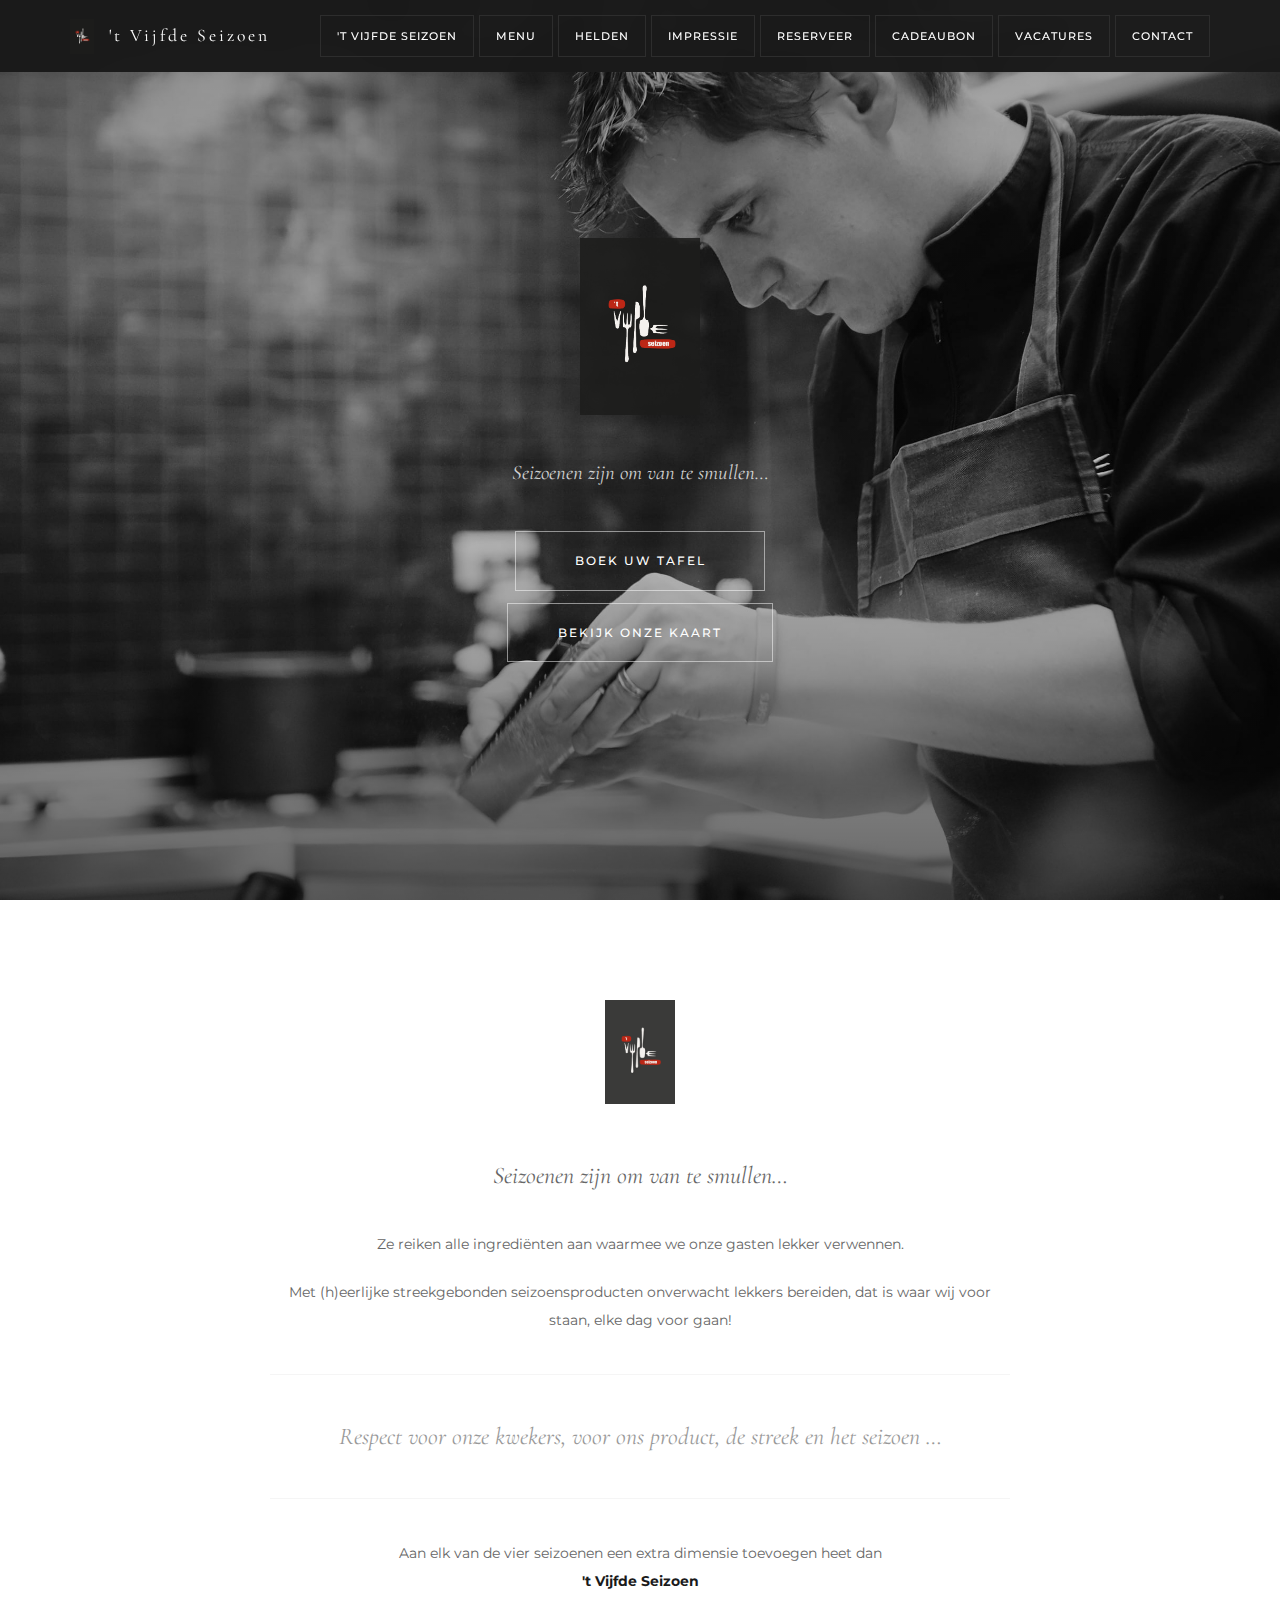
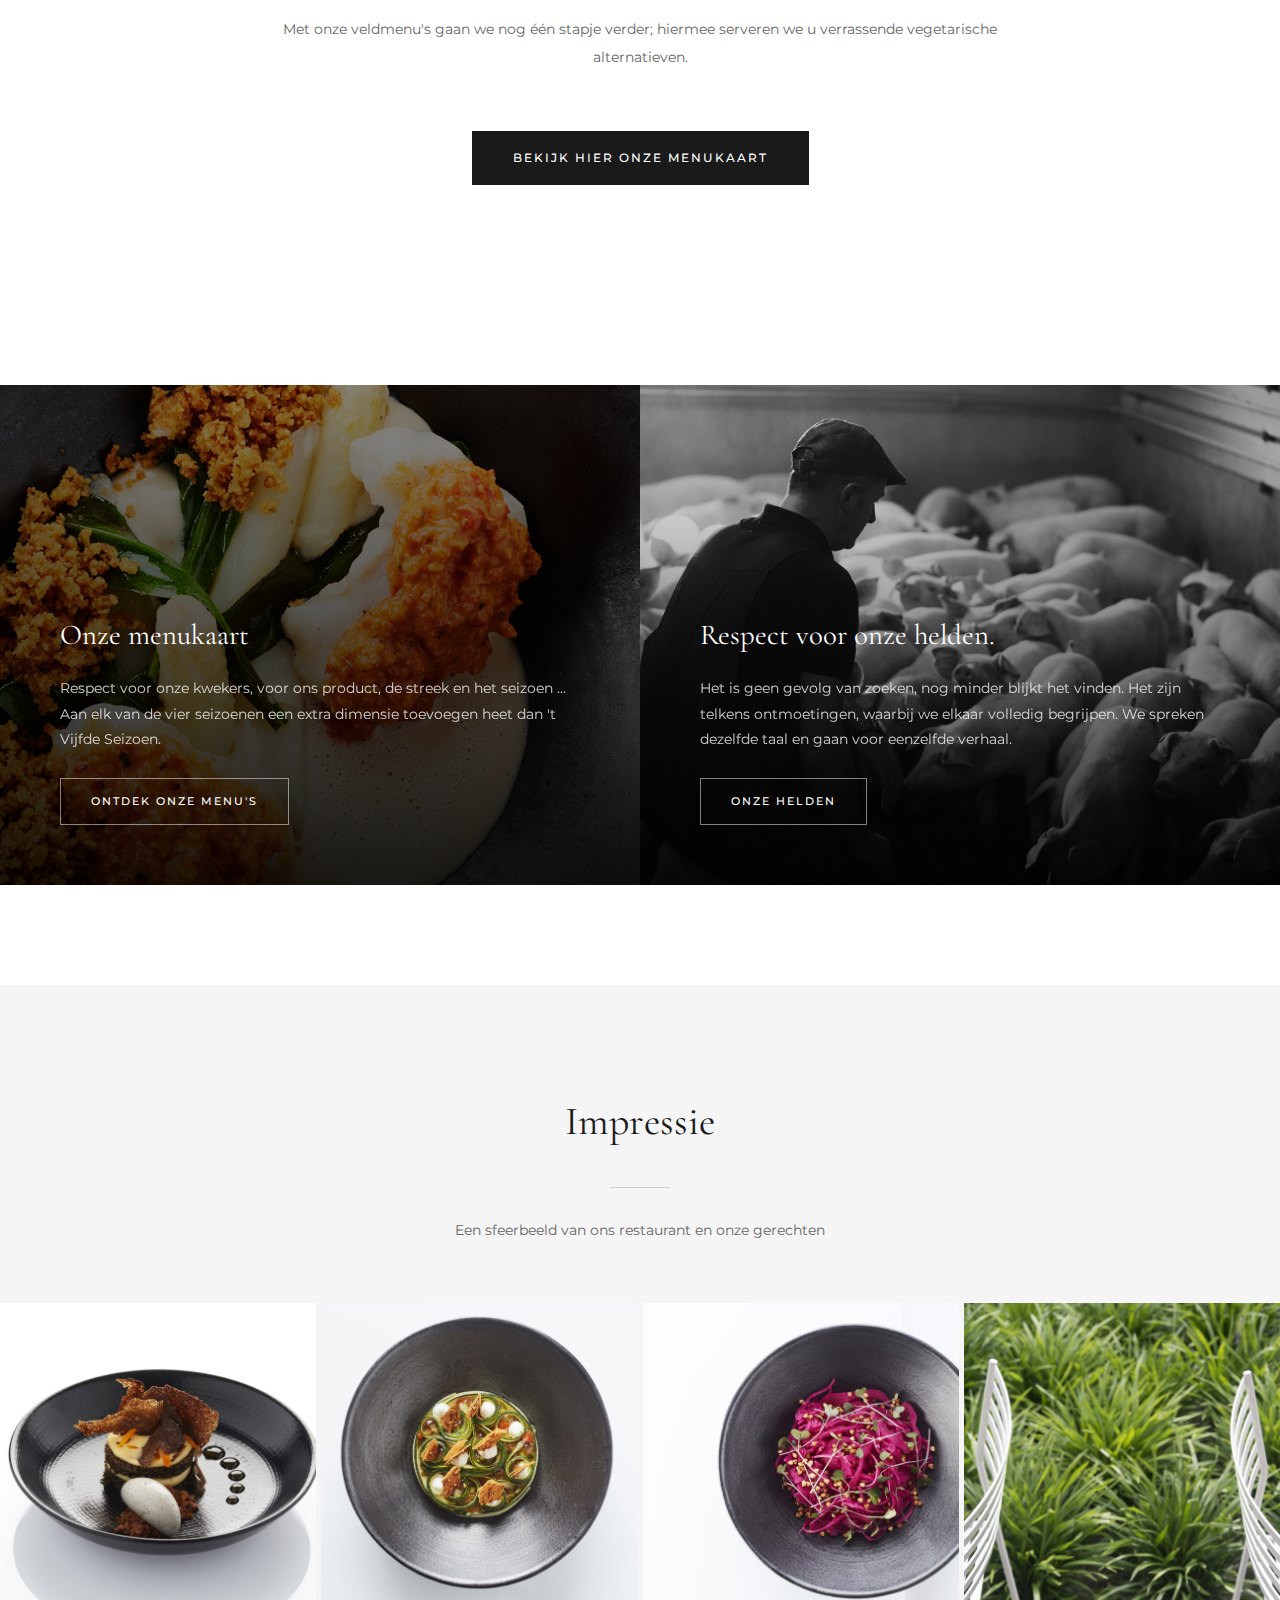
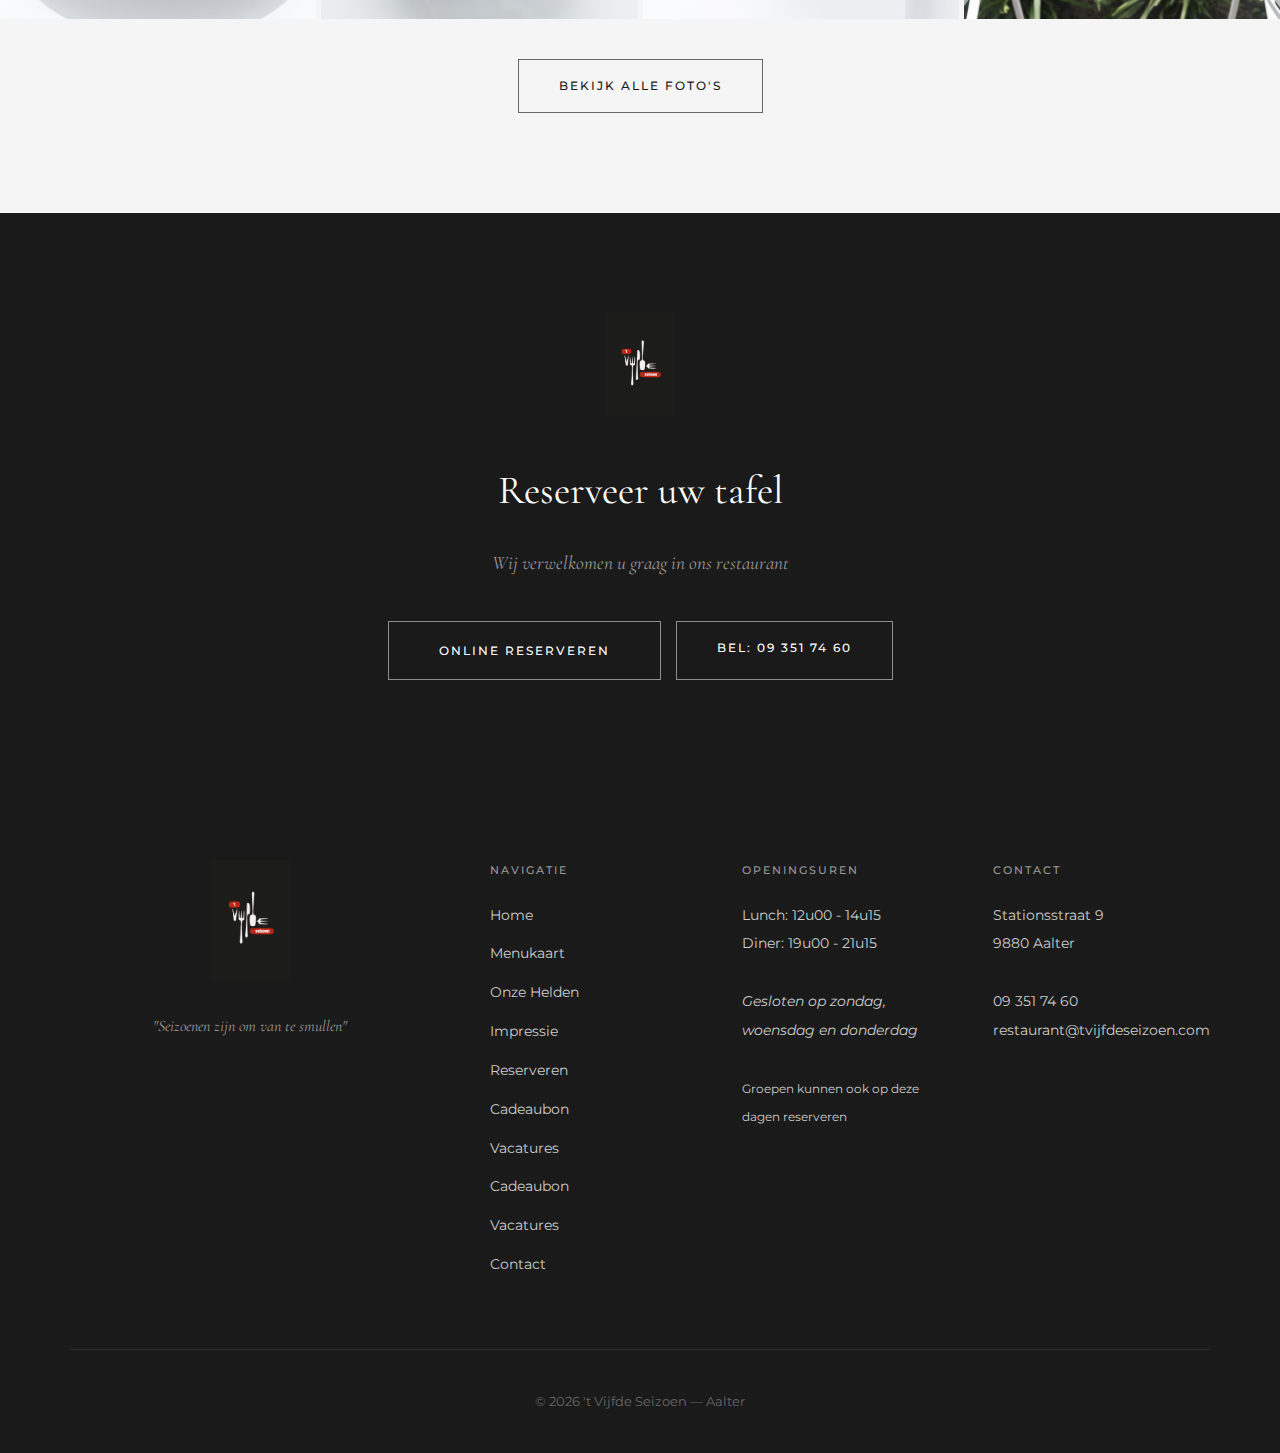
<file: index.html>
<!DOCTYPE html>
<html lang="nl">
<head>
    <meta charset="UTF-8">
    <meta name="viewport" content="width=device-width, initial-scale=1.0">
    <title>'t Vijfde Seizoen | Restaurant Aalter</title>
    <meta name="description" content="Restaurant 't Vijfde Seizoen in Aalter. Seizoensgebonden keuken met lokale streekproducten.">
    <link rel="preconnect" href="https://fonts.googleapis.com">
    <link href="https://fonts.googleapis.com/css2?family=Cormorant+Garamond:wght@300;400;500;600&family=Montserrat:wght@300;400;500;600&display=swap" rel="stylesheet">
    <link rel="stylesheet" href="css/style.css">
</head>
<body>
    <!-- Navigation -->
    <nav>
        <div class="nav-container">
            <a href="index.html" class="nav-logo">
                <img src="images/logo-seizoen.png" alt="'t Vijfde Seizoen">
                <span class="nav-title">'t Vijfde Seizoen</span>
            </a>
            <div class="nav-toggle" onclick="toggleNav()">
                <span></span>
                <span></span>
                <span></span>
            </div>
            <ul class="nav-links" id="navLinks">
                <li><a href="index.html">'t Vijfde Seizoen</a></li>
                <li><a href="menu.html">Menu</a></li>
                <li><a href="helden.html">Helden</a></li>
                <li><a href="impressie.html">Impressie</a></li>
                <li><a href="reserveer.html">Reserveer</a></li>
                <li><a href="cadeaubon.html">Cadeaubon</a></li>
                <li><a href="vacatures.html">Vacatures</a></li>
                <li><a href="contact.html">Contact</a></li>
            </ul>
        </div>
    </nav>

    <!-- Hero Section -->
    <section class="hero">
        <div class="hero-bg" style="background-image: url('images/pointvirgule_170616_0054-1.jpg')"></div>
        <div class="hero-overlay"></div>
        <div class="hero-content">
            <img src="images/logo-seizoen.png" alt="'t Vijfde Seizoen" class="hero-logo">
            <p class="hero-tagline">Seizoenen zijn om van te smullen…</p>
            <div class="hero-buttons">
                <a href="reserveer.html" class="btn btn-outline btn-lg" style="min-width: 250px; text-align: center;">Boek Uw Tafel</a>
                <a href="menu.html" class="btn btn-outline btn-lg" style="min-width: 250px; text-align: center;">Bekijk Onze Kaart</a>
            </div>
        </div>
    </section>

    <!-- Philosophy Section -->
    <section>
        <div class="content-block text-center">
            <img src="images/logo-seizoen.png" alt="" class="section-logo" style="width: 70px; margin-bottom: 40px;">
            <p class="serif italic" style="font-size: 1.5rem; color: var(--medium-gray); margin-bottom: 30px;">Seizoenen zijn om van te smullen…</p>
            <p>Ze reiken alle ingrediënten aan waarmee we onze gasten lekker verwennen.</p>
            <p>Met (h)eerlijke streekgebonden seizoensproducten onverwacht lekkers bereiden, dat is waar wij voor staan, elke dag voor gaan!</p>
            
            <div class="highlight-quote">
                Respect voor onze kwekers, voor ons product, de streek en het seizoen …
            </div>
            
            <p>Aan elk van de vier seizoenen een extra dimensie toevoegen heet dan<br><strong>'t Vijfde Seizoen</strong></p>
            <p>Met onze veldmenu's gaan we nog één stapje verder; hiermee serveren we u verrassende vegetarische alternatieven.</p>
            
            <a href="menu.html" class="btn btn-primary" style="margin-top: 40px;">Bekijk Hier Onze Menukaart</a>
        </div>
    </section>

    <!-- Two Column Cards -->
    <section class="two-col">
        <a href="menu.html" class="col-card">
            <div class="col-card-bg" style="background-image: url('images/001.jpg')"></div>
            <div class="col-content">
                <h3>Onze menukaart</h3>
                <p>Respect voor onze kwekers, voor ons product, de streek en het seizoen … Aan elk van de vier seizoenen een extra dimensie toevoegen heet dan 't Vijfde Seizoen.</p>
                <span class="btn btn-outline btn-sm">Ontdek Onze Menu's</span>
            </div>
        </a>
        <a href="helden.html" class="col-card">
            <div class="col-card-bg" style="background-image: url('images/brasvar-nevel.jpg')"></div>
            <div class="col-content">
                <h3>Respect voor onze helden.</h3>
                <p>Het is geen gevolg van zoeken, nog minder blijkt het vinden. Het zijn telkens ontmoetingen, waarbij we elkaar volledig begrijpen. We spreken dezelfde taal en gaan voor eenzelfde verhaal.</p>
                <span class="btn btn-outline btn-sm">Onze Helden</span>
            </div>
        </a>
    </section>

    <!-- Gallery Preview -->
    <section class="section-gray">
        <div class="section-header">
            <h2>Impressie</h2>
            <div class="section-divider"></div>
            <p>Een sfeerbeeld van ons restaurant en onze gerechten</p>
        </div>
        <div class="gallery-grid">
            <div class="gallery-item">
                <img src="images/chocolade-dessert.jpg" alt="Dessert">
                <div class="gallery-item-overlay"><span>Dessert</span></div>
            </div>
            <div class="gallery-item">
                <img src="images/courgette.jpg" alt="Veldmenu">
                <div class="gallery-item-overlay"><span>Veldmenu</span></div>
            </div>
            <div class="gallery-item">
                <img src="images/forel.jpg" alt="Vis">
                <div class="gallery-item-overlay"><span>Vis</span></div>
            </div>
            <div class="gallery-item">
                <img src="images/terras.jpg" alt="Terras">
                <div class="gallery-item-overlay"><span>Terras</span></div>
            </div>
        </div>
        <div class="text-center" style="margin-top: 40px;">
            <a href="impressie.html" class="btn btn-outline-dark">Bekijk Alle Foto's</a>
        </div>
    </section>

    <!-- CTA Section -->
    <section class="section-dark text-center">
        <div class="container">
            <img src="images/logo-seizoen.png" alt="" style="width: 70px; margin-bottom: 30px;">
            <h2 style="margin-bottom: 20px;">Reserveer uw tafel</h2>
            <p class="serif italic" style="color: var(--light-gray); margin-bottom: 40px; font-size: 1.2rem;">Wij verwelkomen u graag in ons restaurant</p>
            <div style="display: flex; gap: 15px; justify-content: center; flex-wrap: wrap;">
                <a href="reserveer.html" class="btn btn-outline btn-lg">Online Reserveren</a>
                <a href="tel:093517460" class="btn btn-outline">Bel: 09 351 74 60</a>
            </div>
        </div>
    </section>

    <!-- Footer -->
    <footer>
        <div class="container">
            <div class="footer-main">
                <div class="footer-brand">
                    <img src="images/logo-seizoen.png" alt="'t Vijfde Seizoen" class="footer-logo">
                    <p class="footer-tagline">"Seizoenen zijn om van te smullen"</p>
                </div>
                <div class="footer-links">
                    <div class="footer-col">
                        <h4>Navigatie</h4>
                        <ul>
                            <li><a href="index.html">Home</a></li>
                            <li><a href="menu.html">Menukaart</a></li>
                            <li><a href="helden.html">Onze Helden</a></li>
                            <li><a href="impressie.html">Impressie</a></li>
                            <li><a href="reserveer.html">Reserveren</a></li>
                            <li><a href="cadeaubon.html">Cadeaubon</a></li>
                <li><a href="vacatures.html">Vacatures</a></li>
                <li><a href="cadeaubon.html">Cadeaubon</a></li>
                            <li><a href="vacatures.html">Vacatures</a></li>
                            <li><a href="contact.html">Contact</a></li>
                        </ul>
                    </div>
                    <div class="footer-col">
                        <h4>Openingsuren</h4>
                        <p>
                            Lunch: 12u00 - 14u15<br>
                            Diner: 19u00 - 21u15<br><br>
                            <em>Gesloten op zondag, woensdag en donderdag</em><br><br>
                            <small>Groepen kunnen ook op deze dagen reserveren</small>
                        </p>
                    </div>
                    <div class="footer-col">
                        <h4>Contact</h4>
                        <p>
                            Stationsstraat 9<br>
                            9880 Aalter<br><br>
                            <a href="tel:093517460">09 351 74 60</a><br>
                            <a href="mailto:restaurant@tvijfdeseizoen.com">restaurant@tvijfdeseizoen.com</a>
                        </p>
                    </div>
                </div>
            </div>
            <div class="footer-bottom">
                <p>&copy; 2026 't Vijfde Seizoen — Aalter</p>
            </div>
        </div>
    </footer>

    <script>
        function toggleNav() {
            document.getElementById('navLinks').classList.toggle('active');
        }
    </script>
</body>
</html>
</file>
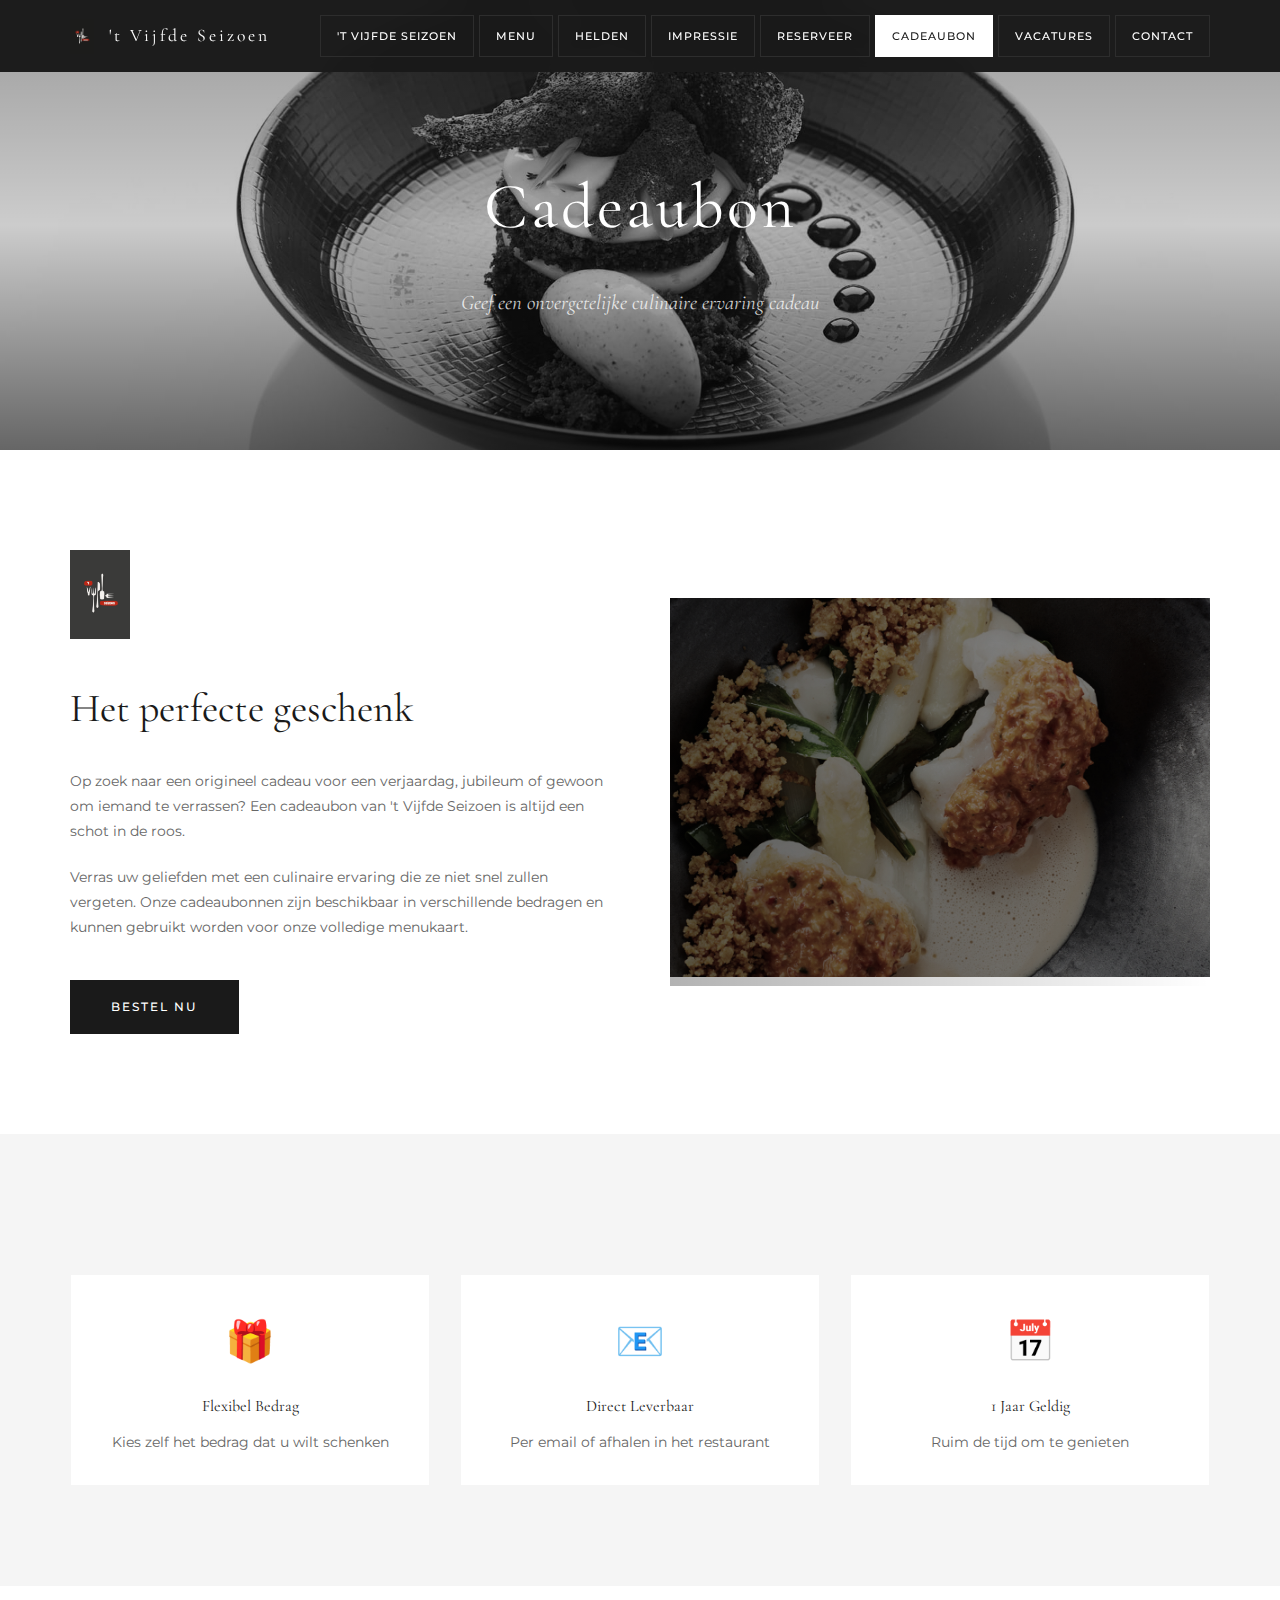
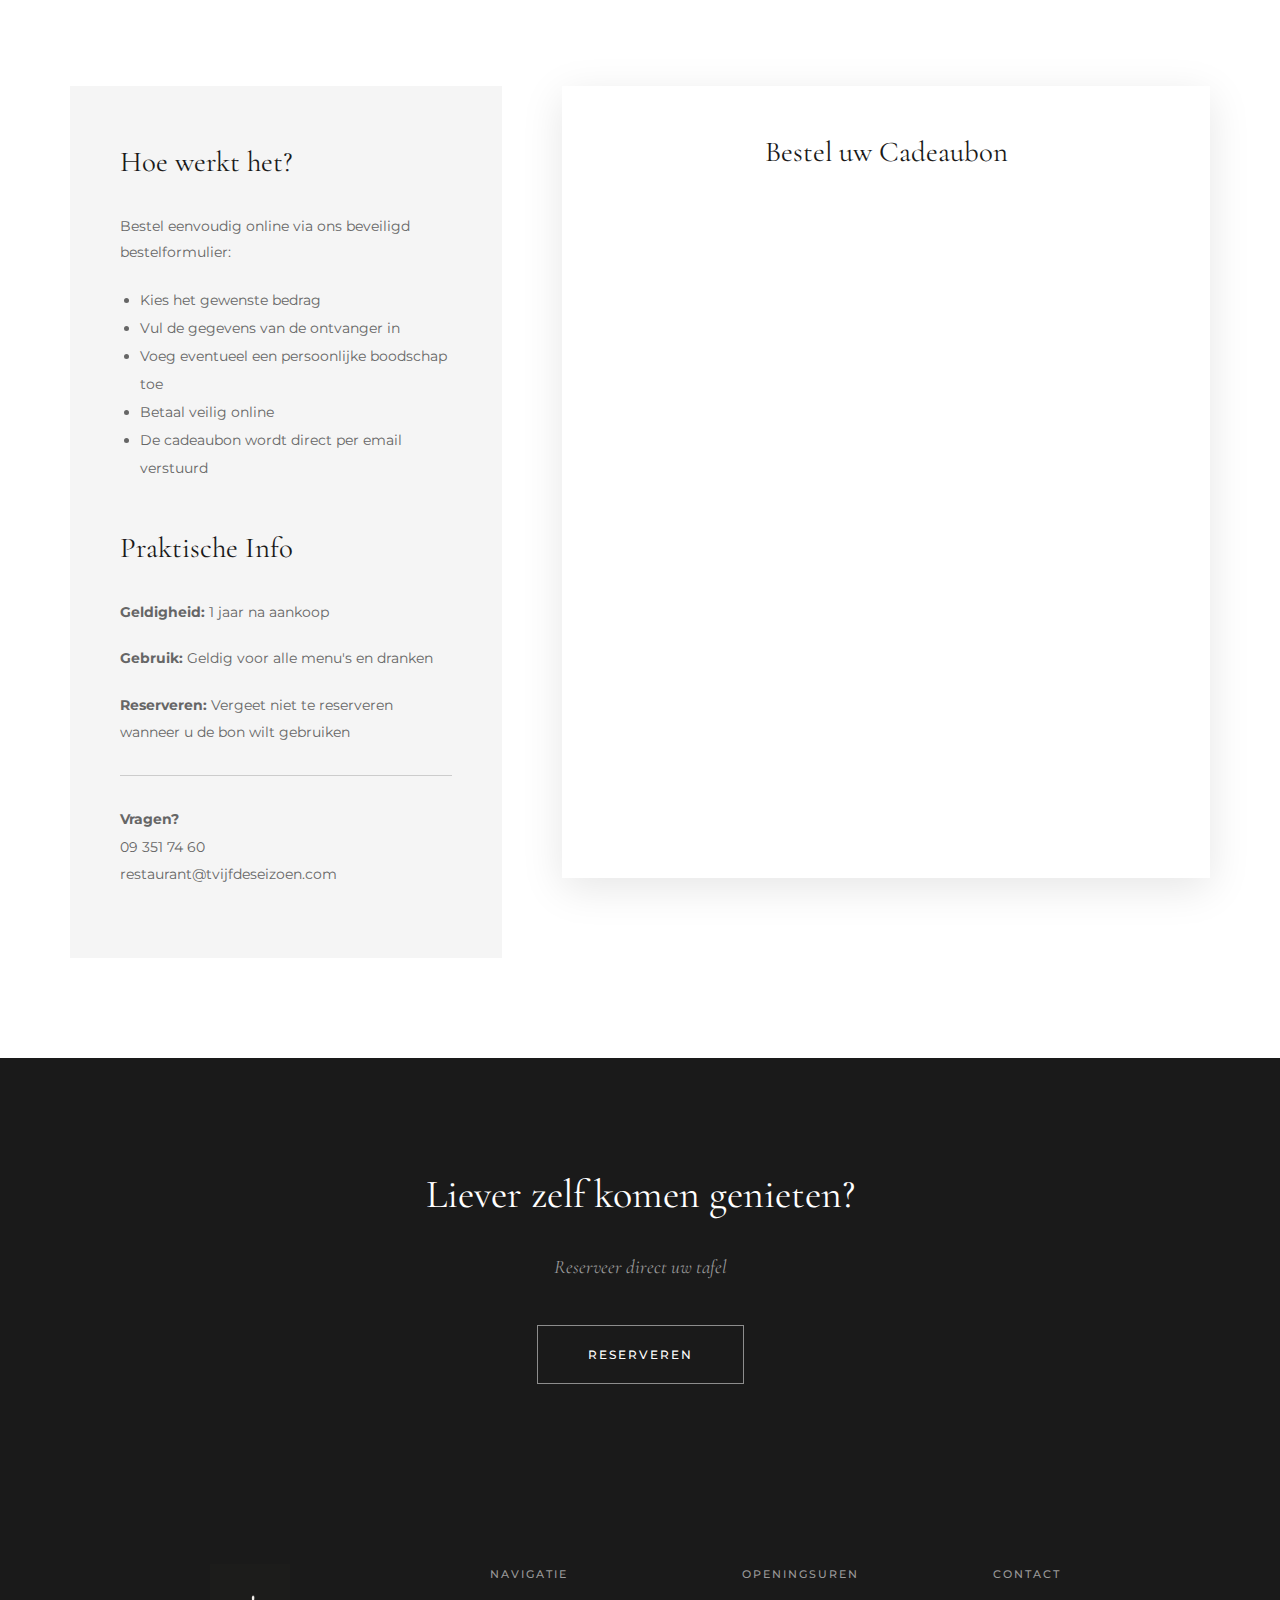
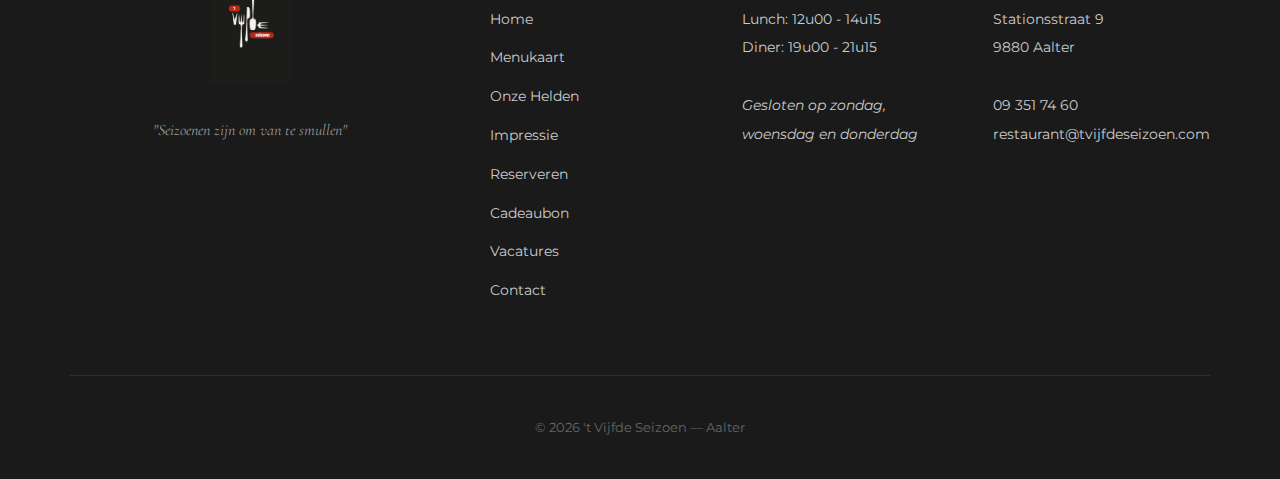
<file: cadeaubon.html>
<!DOCTYPE html>
<html lang="nl">
<head>
    <meta charset="UTF-8">
    <meta name="viewport" content="width=device-width, initial-scale=1.0">
    <title>Cadeaubon | 't Vijfde Seizoen</title>
    <meta name="description" content="Geef een culinaire ervaring cadeau met een cadeaubon van 't Vijfde Seizoen.">
    <link rel="preconnect" href="https://fonts.googleapis.com">
    <link href="https://fonts.googleapis.com/css2?family=Cormorant+Garamond:wght@300;400;500;600&family=Montserrat:wght@300;400;500;600&display=swap" rel="stylesheet">
    <link rel="stylesheet" href="css/style.css">
    <style>
        .gift-intro {
            display: grid;
            grid-template-columns: 1fr 1fr;
            gap: 60px;
            align-items: center;
        }
        
        .gift-image {
            position: relative;
        }
        
        .gift-image img {
            width: 100%;
            filter: grayscale(50%);
        }
        
        .gift-image-overlay {
            position: absolute;
            inset: 0;
            background: linear-gradient(to right, rgba(0,0,0,0.3), transparent);
        }
        
        .gift-text h2 {
            margin-bottom: 25px;
        }
        
        .gift-text p {
            color: var(--medium-gray);
            margin-bottom: 20px;
        }
        
        .gift-features {
            display: grid;
            grid-template-columns: repeat(3, 1fr);
            gap: 30px;
            margin-top: 40px;
        }
        
        .gift-feature {
            text-align: center;
            padding: 30px;
            background: white;
            border: 1px solid var(--off-white);
        }
        
        .gift-feature-icon {
            font-size: 2.5rem;
            margin-bottom: 15px;
        }
        
        .gift-feature h4 {
            margin-bottom: 10px;
            font-size: 1rem;
        }
        
        .gift-feature p {
            color: var(--medium-gray);
            font-size: 0.85rem;
        }
        
        .shop-container {
            display: grid;
            grid-template-columns: 1fr 1.5fr;
            gap: 60px;
            align-items: start;
        }
        
        .shop-info {
            padding: 50px;
            background: var(--off-white);
        }
        
        .shop-info h3 {
            margin-bottom: 25px;
        }
        
        .shop-info p {
            color: var(--medium-gray);
            margin-bottom: 20px;
            line-height: 1.9;
        }
        
        .shop-info ul {
            color: var(--medium-gray);
            margin-left: 20px;
            line-height: 2;
        }
        
        .shop-widget {
            background: white;
            padding: 40px;
            box-shadow: 0 10px 40px rgba(0,0,0,0.1);
            min-height: 700px;
        }
        
        .shop-widget h3 {
            text-align: center;
            margin-bottom: 30px;
        }
        
        .zenchef-iframe {
            width: 100%;
            height: 630px;
            border: none;
            display: block;
            margin: 0 auto;
            max-width: 600px;
        }
        
        @media (max-width: 968px) {
            .gift-intro {
                grid-template-columns: 1fr;
            }
            
            .gift-image {
                order: -1;
            }
            
            .gift-features {
                grid-template-columns: 1fr;
            }
            
            .shop-container {
                grid-template-columns: 1fr;
            }
            
            .shop-widget {
                order: -1;
            }
        }
    </style>
</head>
<body>
    <!-- Navigation -->
    <nav>
        <div class="nav-container">
            <a href="index.html" class="nav-logo">
                <img src="images/logo-seizoen.png" alt="'t Vijfde Seizoen">
                <span class="nav-title">'t Vijfde Seizoen</span>
            </a>
            <div class="nav-toggle" onclick="toggleNav()">
                <span></span>
                <span></span>
                <span></span>
            </div>
            <ul class="nav-links" id="navLinks">
                <li><a href="index.html">'t Vijfde Seizoen</a></li>
                <li><a href="menu.html">Menu</a></li>
                <li><a href="helden.html">Helden</a></li>
                <li><a href="impressie.html">Impressie</a></li>
                <li><a href="reserveer.html">Reserveer</a></li>
                <li><a href="cadeaubon.html" class="active">Cadeaubon</a></li>
                <li><a href="vacatures.html">Vacatures</a></li>
                <li><a href="contact.html">Contact</a></li>
            </ul>
        </div>
    </nav>

    <!-- Page Hero -->
    <section class="hero page-hero">
        <div class="hero-bg" style="background-image: url('images/chocolade-dessert.jpg')"></div>
        <div class="hero-overlay"></div>
        <div class="hero-content">
            <h1>Cadeaubon</h1>
            <p class="hero-tagline">Geef een onvergetelijke culinaire ervaring cadeau</p>
        </div>
    </section>

    <!-- Introduction -->
    <section>
        <div class="container">
            <div class="gift-intro">
                <div class="gift-text">
                    <img src="images/logo-seizoen.png" alt="" style="width: 60px; margin-bottom: 25px;">
                    <h2>Het perfecte geschenk</h2>
                    <p>Op zoek naar een origineel cadeau voor een verjaardag, jubileum of gewoon om iemand te verrassen? Een cadeaubon van 't Vijfde Seizoen is altijd een schot in de roos.</p>
                    <p>Verras uw geliefden met een culinaire ervaring die ze niet snel zullen vergeten. Onze cadeaubonnen zijn beschikbaar in verschillende bedragen en kunnen gebruikt worden voor onze volledige menukaart.</p>
                    <a href="#bestellen" class="btn btn-primary" style="margin-top: 20px;">Bestel Nu</a>
                </div>
                <div class="gift-image">
                    <img src="images/001.jpg" alt="Gerecht">
                    <div class="gift-image-overlay"></div>
                </div>
            </div>
        </div>
    </section>

    <!-- Features -->
    <section class="section-gray">
        <div class="container">
            <div class="gift-features">
                <div class="gift-feature">
                    <div class="gift-feature-icon">🎁</div>
                    <h4>Flexibel Bedrag</h4>
                    <p>Kies zelf het bedrag dat u wilt schenken</p>
                </div>
                <div class="gift-feature">
                    <div class="gift-feature-icon">📧</div>
                    <h4>Direct Leverbaar</h4>
                    <p>Per email of afhalen in het restaurant</p>
                </div>
                <div class="gift-feature">
                    <div class="gift-feature-icon">📅</div>
                    <h4>1 Jaar Geldig</h4>
                    <p>Ruim de tijd om te genieten</p>
                </div>
            </div>
        </div>
    </section>

    <!-- Shop Section -->
    <section id="bestellen">
        <div class="container">
            <div class="shop-container">
                <!-- Info Column -->
                <div class="shop-info">
                    <h3>Hoe werkt het?</h3>
                    <p>Bestel eenvoudig online via ons beveiligd bestelformulier:</p>
                    <ul>
                        <li>Kies het gewenste bedrag</li>
                        <li>Vul de gegevens van de ontvanger in</li>
                        <li>Voeg eventueel een persoonlijke boodschap toe</li>
                        <li>Betaal veilig online</li>
                        <li>De cadeaubon wordt direct per email verstuurd</li>
                    </ul>
                    
                    <h3 style="margin-top: 40px;">Praktische Info</h3>
                    <p><strong>Geldigheid:</strong> 1 jaar na aankoop</p>
                    <p><strong>Gebruik:</strong> Geldig voor alle menu's en dranken</p>
                    <p><strong>Reserveren:</strong> Vergeet niet te reserveren wanneer u de bon wilt gebruiken</p>
                    
                    <div style="margin-top: 30px; padding-top: 30px; border-top: 1px solid var(--lighter-gray);">
                        <p style="font-size: 0.9rem;"><strong>Vragen?</strong><br>
                        <a href="tel:093517460">09 351 74 60</a><br>
                        <a href="mailto:restaurant@tvijfdeseizoen.com">restaurant@tvijfdeseizoen.com</a></p>
                    </div>
                </div>
                
                <!-- Zenchef Shop Widget -->
                <div class="shop-widget">
                    <h3>Bestel uw Cadeaubon</h3>
                    <iframe 
                        src="https://bookings.zenchef.com/shop?rid=371448&fullscreen=1" 
                        class="zenchef-iframe"
                        scrolling="yes"
                        title="Cadeaubon bestellen">
                    </iframe>
                </div>
            </div>
        </div>
    </section>

    <!-- CTA -->
    <section class="section-dark text-center">
        <div class="container">
            <h2 style="margin-bottom: 20px;">Liever zelf komen genieten?</h2>
            <p class="serif italic" style="color: var(--light-gray); margin-bottom: 40px; font-size: 1.2rem;">Reserveer direct uw tafel</p>
            <a href="reserveer.html" class="btn btn-outline btn-lg">Reserveren</a>
        </div>
    </section>

    <!-- Footer -->
    <footer>
        <div class="container">
            <div class="footer-main">
                <div class="footer-brand">
                    <img src="images/logo-seizoen.png" alt="'t Vijfde Seizoen" class="footer-logo">
                    <p class="footer-tagline">"Seizoenen zijn om van te smullen"</p>
                </div>
                <div class="footer-links">
                    <div class="footer-col">
                        <h4>Navigatie</h4>
                        <ul>
                            <li><a href="index.html">Home</a></li>
                            <li><a href="menu.html">Menukaart</a></li>
                            <li><a href="helden.html">Onze Helden</a></li>
                            <li><a href="impressie.html">Impressie</a></li>
                            <li><a href="reserveer.html">Reserveren</a></li>
                            <li><a href="cadeaubon.html">Cadeaubon</a></li>
                            <li><a href="vacatures.html">Vacatures</a></li>
                            <li><a href="contact.html">Contact</a></li>
                        </ul>
                    </div>
                    <div class="footer-col">
                        <h4>Openingsuren</h4>
                        <p>
                            Lunch: 12u00 - 14u15<br>
                            Diner: 19u00 - 21u15<br><br>
                            <em>Gesloten op zondag, woensdag en donderdag</em>
                        </p>
                    </div>
                    <div class="footer-col">
                        <h4>Contact</h4>
                        <p>
                            Stationsstraat 9<br>
                            9880 Aalter<br><br>
                            <a href="tel:093517460">09 351 74 60</a><br>
                            <a href="mailto:restaurant@tvijfdeseizoen.com">restaurant@tvijfdeseizoen.com</a>
                        </p>
                    </div>
                </div>
            </div>
            <div class="footer-bottom">
                <p>&copy; 2026 't Vijfde Seizoen — Aalter</p>
            </div>
        </div>
    </footer>

    <script>
        function toggleNav() {
            document.getElementById('navLinks').classList.toggle('active');
        }
    </script>
</body>
</html>
</file>
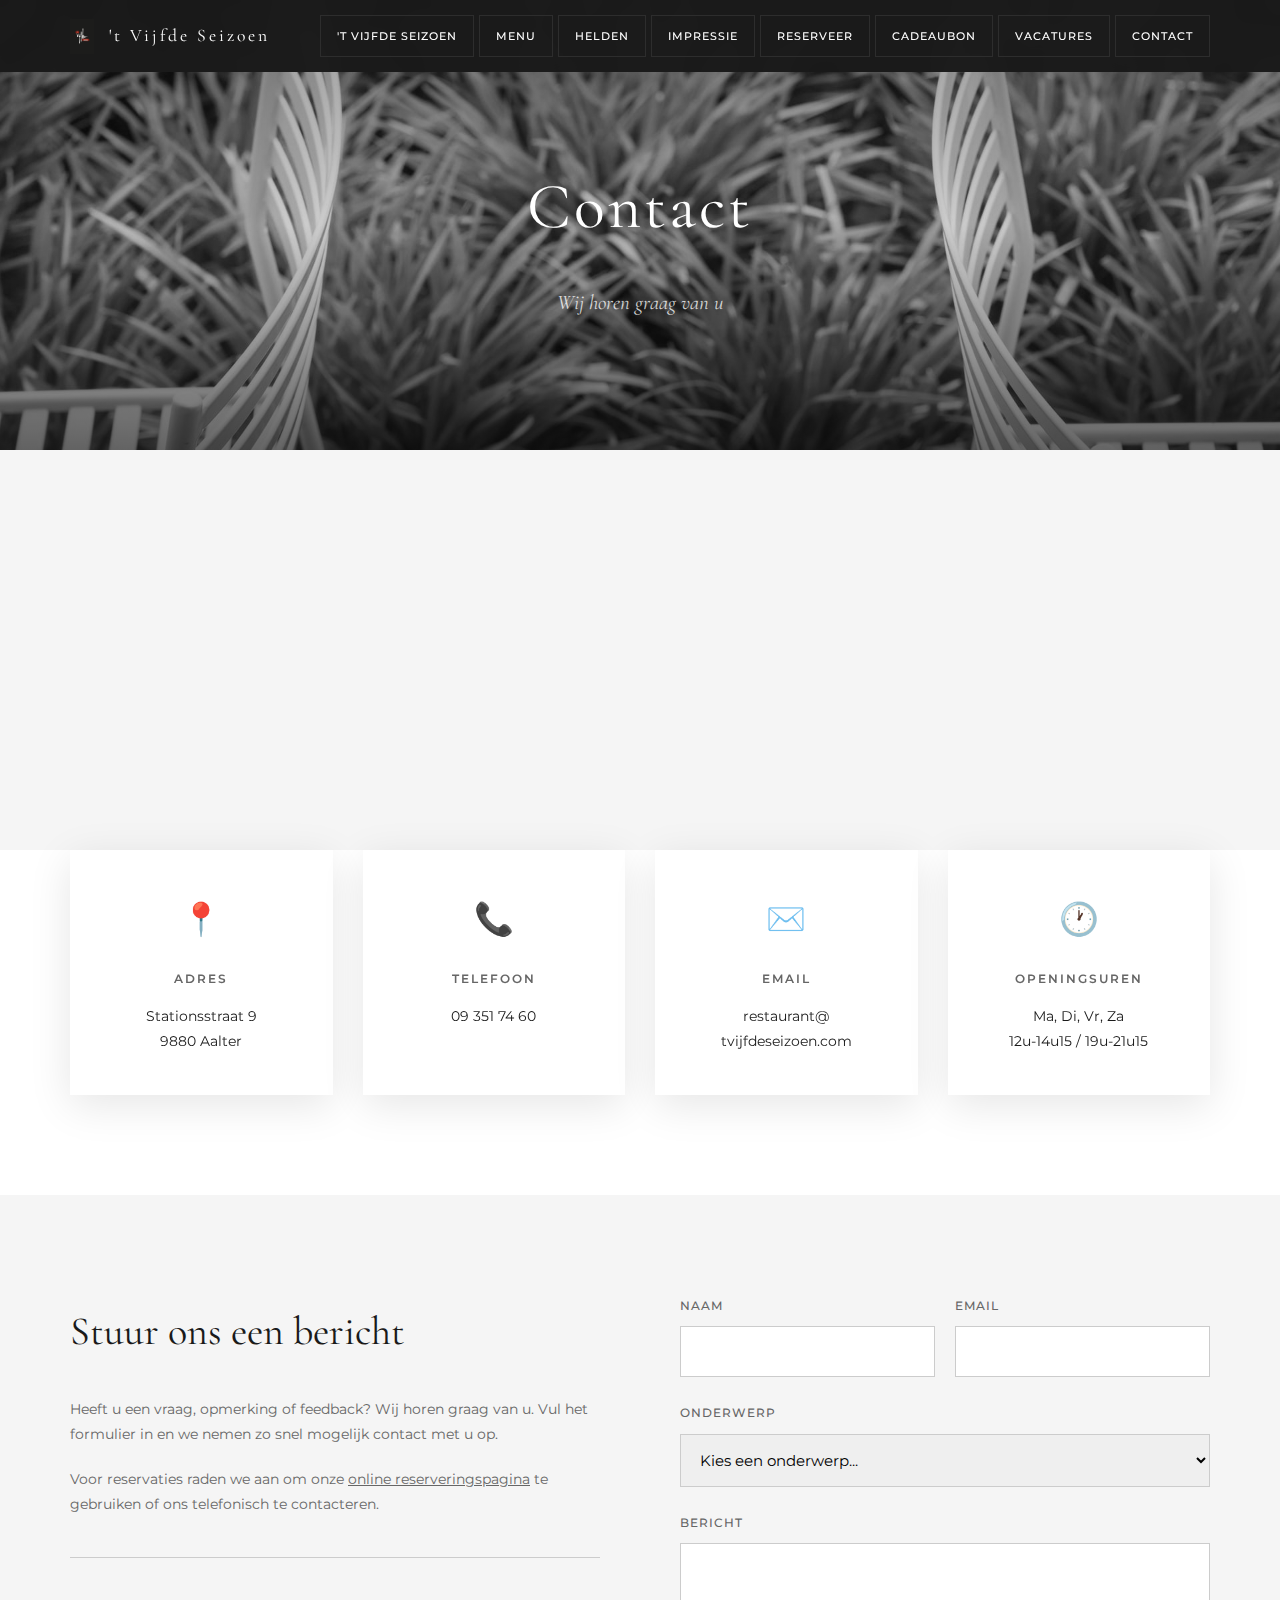
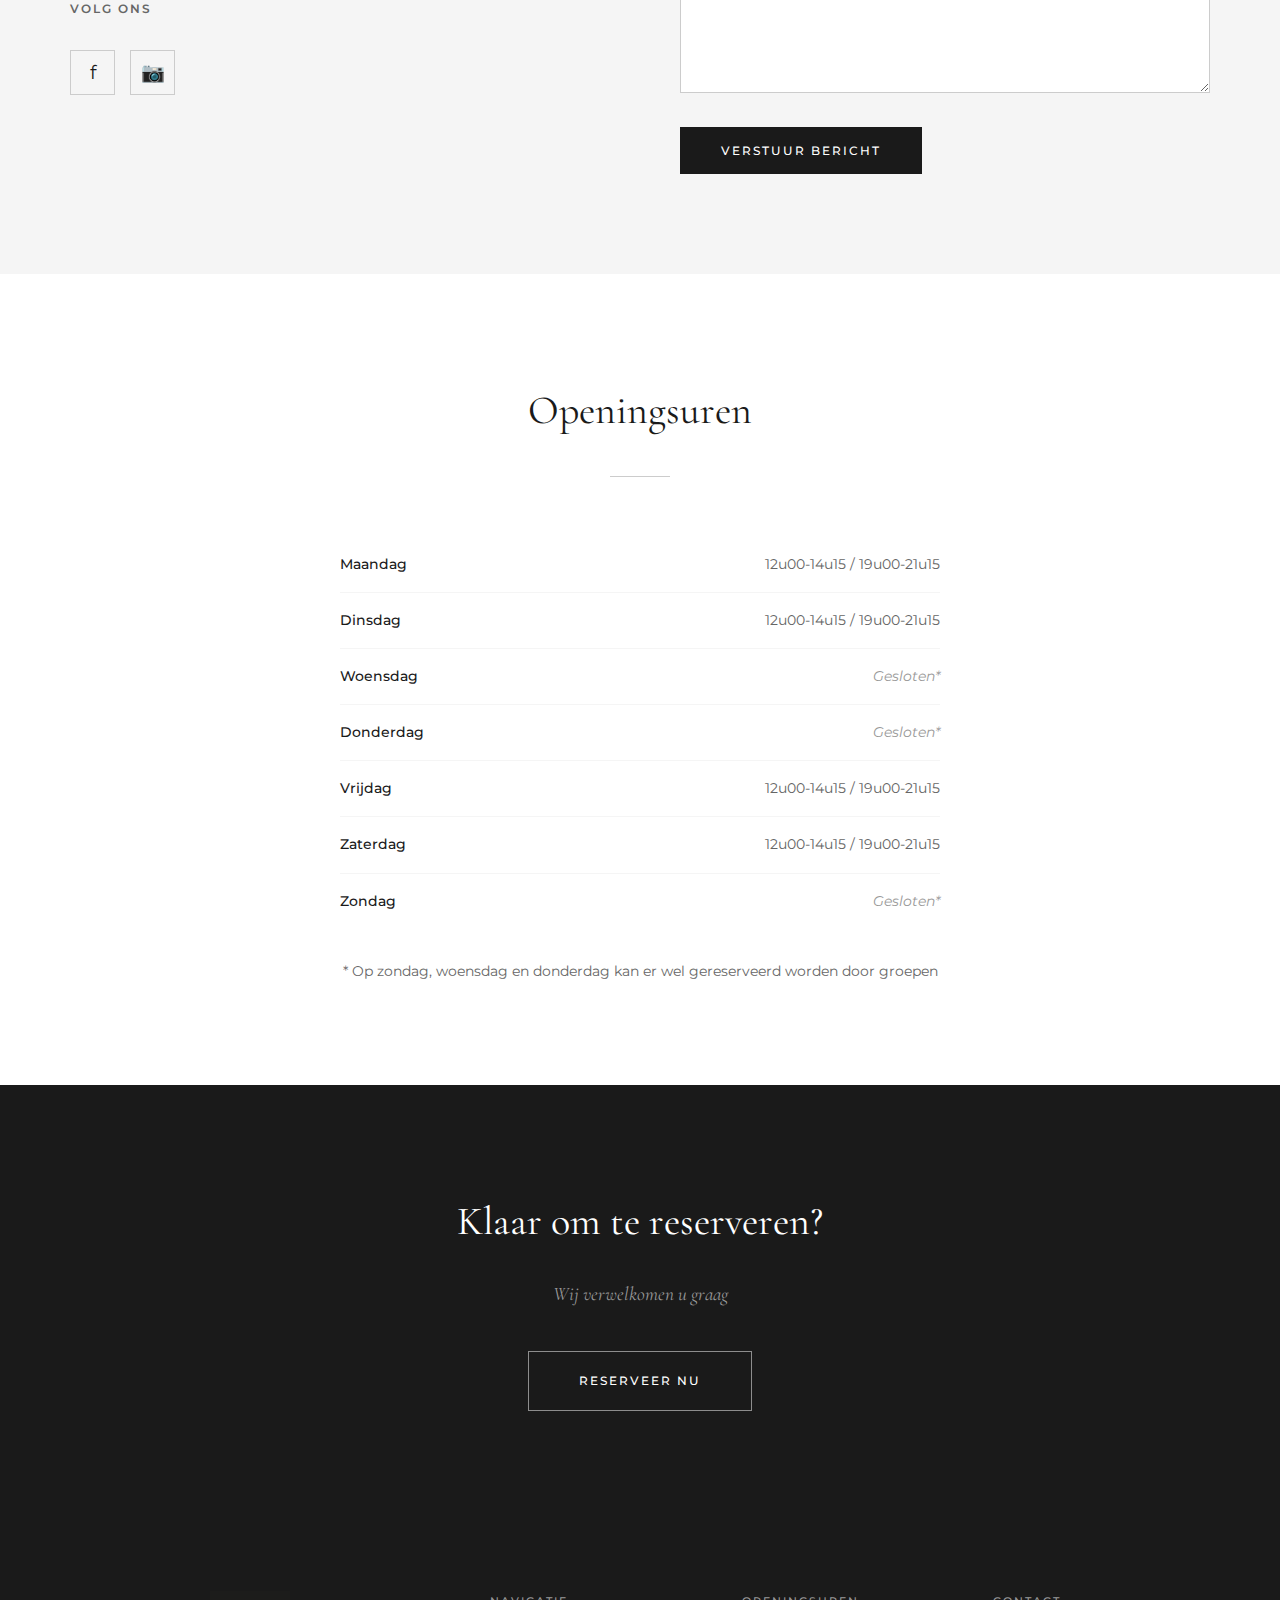
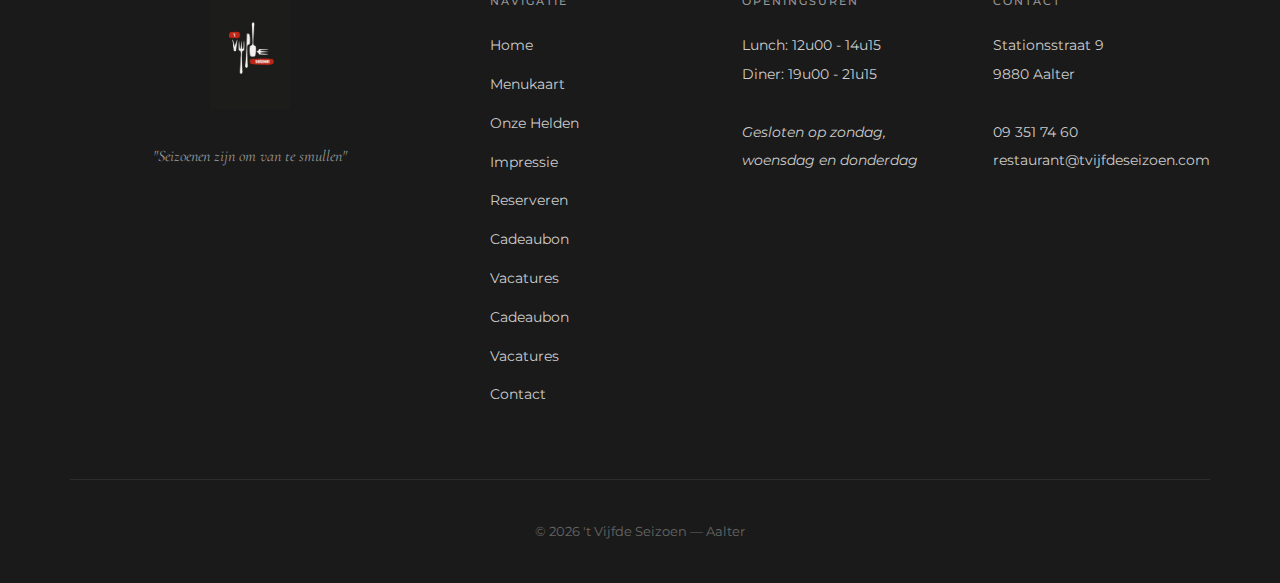
<file: contact.html>
<!DOCTYPE html>
<html lang="nl">
<head>
    <meta charset="UTF-8">
    <meta name="viewport" content="width=device-width, initial-scale=1.0">
    <title>Contact | 't Vijfde Seizoen</title>
    <meta name="description" content="Contacteer restaurant 't Vijfde Seizoen in Aalter. Adres, openingsuren en contactgegevens.">
    <link rel="preconnect" href="https://fonts.googleapis.com">
    <link href="https://fonts.googleapis.com/css2?family=Cormorant+Garamond:wght@300;400;500;600&family=Montserrat:wght@300;400;500;600&display=swap" rel="stylesheet">
    <link rel="stylesheet" href="css/style.css">
    <style>
        .map-container {
            height: 400px;
            background: var(--off-white);
            display: flex;
            align-items: center;
            justify-content: center;
            position: relative;
        }
        
        .map-container iframe {
            width: 100%;
            height: 100%;
            border: none;
            filter: grayscale(100%);
            transition: filter 0.3s ease;
        }
        
        .map-container:hover iframe {
            filter: grayscale(50%);
        }
        
        .contact-cards {
            display: grid;
            grid-template-columns: repeat(4, 1fr);
            gap: 30px;
            margin-top: -100px;
            position: relative;
            z-index: 10;
        }
        
        .contact-card {
            background: white;
            padding: 40px 30px;
            text-align: center;
            box-shadow: 0 10px 40px rgba(0,0,0,0.1);
        }
        
        .contact-card-icon {
            font-size: 2rem;
            margin-bottom: 20px;
        }
        
        .contact-card h4 {
            font-family: 'Montserrat', sans-serif;
            font-size: 0.75rem;
            font-weight: 600;
            letter-spacing: 2px;
            text-transform: uppercase;
            color: var(--medium-gray);
            margin-bottom: 15px;
        }
        
        .contact-card p {
            line-height: 1.8;
        }
        
        .contact-card a {
            color: var(--black);
        }
        
        .contact-card a:hover {
            color: var(--medium-gray);
        }
        
        .contact-form-section {
            display: grid;
            grid-template-columns: 1fr 1fr;
            gap: 80px;
            align-items: start;
        }
        
        .contact-text h2 {
            margin-bottom: 30px;
        }
        
        .contact-text p {
            color: var(--medium-gray);
            margin-bottom: 20px;
        }
        
        .social-links {
            display: flex;
            gap: 15px;
            margin-top: 30px;
        }
        
        .social-link {
            width: 45px;
            height: 45px;
            border: 1px solid var(--lighter-gray);
            display: flex;
            align-items: center;
            justify-content: center;
            font-size: 1.2rem;
            transition: all 0.3s ease;
        }
        
        .social-link:hover {
            background: var(--black);
            color: white;
            border-color: var(--black);
        }
        
        @media (max-width: 1024px) {
            .contact-cards {
                grid-template-columns: repeat(2, 1fr);
            }
        }
        
        @media (max-width: 768px) {
            .contact-cards {
                grid-template-columns: 1fr;
                margin-top: -50px;
            }
            
            .contact-form-section {
                grid-template-columns: 1fr;
            }
        }
    </style>
</head>
<body>
    <!-- Navigation -->
    <nav>
        <div class="nav-container">
            <a href="index.html" class="nav-logo">
                <img src="images/logo-seizoen.png" alt="'t Vijfde Seizoen">
                <span class="nav-title">'t Vijfde Seizoen</span>
            </a>
            <div class="nav-toggle" onclick="toggleNav()">
                <span></span>
                <span></span>
                <span></span>
            </div>
            <ul class="nav-links" id="navLinks">
                <li><a href="index.html">'t Vijfde Seizoen</a></li>
                <li><a href="menu.html">Menu</a></li>
                <li><a href="helden.html">Helden</a></li>
                <li><a href="impressie.html">Impressie</a></li>
                <li><a href="reserveer.html">Reserveer</a></li>
                <li><a href="cadeaubon.html">Cadeaubon</a></li>
                <li><a href="vacatures.html">Vacatures</a></li>
                <li><a href="contact.html">Contact</a></li>
            </ul>
        </div>
    </nav>

    <!-- Page Hero -->
    <section class="hero page-hero">
        <div class="hero-bg" style="background-image: url('images/terras.jpg')"></div>
        <div class="hero-overlay"></div>
        <div class="hero-content">
            <h1>Contact</h1>
            <p class="hero-tagline">Wij horen graag van u</p>
        </div>
    </section>

    <!-- Map -->
    <div class="map-container">
        <iframe 
            src="https://www.google.com/maps/embed?pb=!1m18!1m12!1m3!1d2502.5!2d3.4447!3d51.0867!2m3!1f0!2f0!3f0!3m2!1i1024!2i768!4f13.1!3m3!1m2!1s0x0%3A0x0!2sStationsstraat%209%2C%209880%20Aalter!5e0!3m2!1snl!2sbe!4v1234567890"
            allowfullscreen="" 
            loading="lazy">
        </iframe>
    </div>

    <!-- Contact Cards -->
    <section style="padding-bottom: 100px;">
        <div class="container">
            <div class="contact-cards">
                <div class="contact-card">
                    <div class="contact-card-icon">📍</div>
                    <h4>Adres</h4>
                    <p>
                        Stationsstraat 9<br>
                        9880 Aalter
                    </p>
                </div>
                
                <div class="contact-card">
                    <div class="contact-card-icon">📞</div>
                    <h4>Telefoon</h4>
                    <p>
                        <a href="tel:093517460">09 351 74 60</a>
                    </p>
                </div>
                
                <div class="contact-card">
                    <div class="contact-card-icon">✉️</div>
                    <h4>Email</h4>
                    <p>
                        <a href="mailto:restaurant@tvijfdeseizoen.com">restaurant@<br>tvijfdeseizoen.com</a>
                    </p>
                </div>
                
                <div class="contact-card">
                    <div class="contact-card-icon">🕐</div>
                    <h4>Openingsuren</h4>
                    <p>
                        Ma, Di, Vr, Za<br>
                        12u-14u15 / 19u-21u15
                    </p>
                </div>
            </div>
        </div>
    </section>

    <!-- Contact Form Section -->
    <section class="section-gray">
        <div class="container">
            <div class="contact-form-section">
                <div class="contact-text">
                    <h2>Stuur ons een bericht</h2>
                    <p>Heeft u een vraag, opmerking of feedback? Wij horen graag van u. Vul het formulier in en we nemen zo snel mogelijk contact met u op.</p>
                    <p>Voor reservaties raden we aan om onze <a href="reserveer.html" style="text-decoration: underline;">online reserveringspagina</a> te gebruiken of ons telefonisch te contacteren.</p>
                    
                    <div style="margin-top: 40px; padding-top: 40px; border-top: 1px solid var(--lighter-gray);">
                        <h4 style="font-family: 'Montserrat', sans-serif; font-size: 0.75rem; font-weight: 600; letter-spacing: 2px; text-transform: uppercase; color: var(--medium-gray); margin-bottom: 15px;">Volg Ons</h4>
                        <div class="social-links">
                            <a href="#" class="social-link" title="Facebook">f</a>
                            <a href="#" class="social-link" title="Instagram">📷</a>
                        </div>
                    </div>
                </div>
                
                <form id="contactForm">
                    <div class="form-row">
                        <div class="form-group">
                            <label for="name">Naam</label>
                            <input type="text" id="name" name="name" required>
                        </div>
                        <div class="form-group">
                            <label for="email">Email</label>
                            <input type="email" id="email" name="email" required>
                        </div>
                    </div>
                    
                    <div class="form-group">
                        <label for="subject">Onderwerp</label>
                        <select id="subject" name="subject" required>
                            <option value="">Kies een onderwerp...</option>
                            <option value="vraag">Algemene vraag</option>
                            <option value="reservatie">Reservatie</option>
                            <option value="groep">Groepsreservatie</option>
                            <option value="event">Privé evenement</option>
                            <option value="feedback">Feedback</option>
                            <option value="andere">Andere</option>
                        </select>
                    </div>
                    
                    <div class="form-group">
                        <label for="message">Bericht</label>
                        <textarea id="message" name="message" rows="6" required></textarea>
                    </div>
                    
                    <button type="submit" class="btn btn-primary">Verstuur Bericht</button>
                </form>
            </div>
        </div>
    </section>

    <!-- Opening Hours Detail -->
    <section>
        <div class="container">
            <div class="section-header">
                <h2>Openingsuren</h2>
                <div class="section-divider"></div>
            </div>
            
            <div style="max-width: 600px; margin: 0 auto;">
                <table style="width: 100%; border-collapse: collapse;">
                    <tr style="border-bottom: 1px solid var(--off-white);">
                        <td style="padding: 15px 0; font-weight: 500;">Maandag</td>
                        <td style="padding: 15px 0; text-align: right; color: var(--medium-gray);">12u00-14u15 / 19u00-21u15</td>
                    </tr>
                    <tr style="border-bottom: 1px solid var(--off-white);">
                        <td style="padding: 15px 0; font-weight: 500;">Dinsdag</td>
                        <td style="padding: 15px 0; text-align: right; color: var(--medium-gray);">12u00-14u15 / 19u00-21u15</td>
                    </tr>
                    <tr style="border-bottom: 1px solid var(--off-white);">
                        <td style="padding: 15px 0; font-weight: 500;">Woensdag</td>
                        <td style="padding: 15px 0; text-align: right; color: var(--light-gray); font-style: italic;">Gesloten*</td>
                    </tr>
                    <tr style="border-bottom: 1px solid var(--off-white);">
                        <td style="padding: 15px 0; font-weight: 500;">Donderdag</td>
                        <td style="padding: 15px 0; text-align: right; color: var(--light-gray); font-style: italic;">Gesloten*</td>
                    </tr>
                    <tr style="border-bottom: 1px solid var(--off-white);">
                        <td style="padding: 15px 0; font-weight: 500;">Vrijdag</td>
                        <td style="padding: 15px 0; text-align: right; color: var(--medium-gray);">12u00-14u15 / 19u00-21u15</td>
                    </tr>
                    <tr style="border-bottom: 1px solid var(--off-white);">
                        <td style="padding: 15px 0; font-weight: 500;">Zaterdag</td>
                        <td style="padding: 15px 0; text-align: right; color: var(--medium-gray);">12u00-14u15 / 19u00-21u15</td>
                    </tr>
                    <tr>
                        <td style="padding: 15px 0; font-weight: 500;">Zondag</td>
                        <td style="padding: 15px 0; text-align: right; color: var(--light-gray); font-style: italic;">Gesloten*</td>
                    </tr>
                </table>
                <p style="margin-top: 30px; text-align: center; color: var(--medium-gray); font-size: 0.9rem;">
                    * Op zondag, woensdag en donderdag kan er wel gereserveerd worden door groepen
                </p>
            </div>
        </div>
    </section>

    <!-- CTA -->
    <section class="section-dark text-center">
        <div class="container">
            <h2 style="margin-bottom: 20px;">Klaar om te reserveren?</h2>
            <p class="serif italic" style="color: var(--light-gray); margin-bottom: 40px; font-size: 1.2rem;">Wij verwelkomen u graag</p>
            <a href="reserveer.html" class="btn btn-outline btn-lg">Reserveer Nu</a>
        </div>
    </section>

    <!-- Footer -->
    <footer>
        <div class="container">
            <div class="footer-main">
                <div class="footer-brand">
                    <img src="images/logo-seizoen.png" alt="'t Vijfde Seizoen" class="footer-logo">
                    <p class="footer-tagline">"Seizoenen zijn om van te smullen"</p>
                </div>
                <div class="footer-links">
                    <div class="footer-col">
                        <h4>Navigatie</h4>
                        <ul>
                            <li><a href="index.html">Home</a></li>
                            <li><a href="menu.html">Menukaart</a></li>
                            <li><a href="helden.html">Onze Helden</a></li>
                            <li><a href="impressie.html">Impressie</a></li>
                            <li><a href="reserveer.html">Reserveren</a></li>
                            <li><a href="cadeaubon.html">Cadeaubon</a></li>
                <li><a href="vacatures.html">Vacatures</a></li>
                <li><a href="cadeaubon.html">Cadeaubon</a></li>
                            <li><a href="vacatures.html">Vacatures</a></li>
                            <li><a href="contact.html">Contact</a></li>
                        </ul>
                    </div>
                    <div class="footer-col">
                        <h4>Openingsuren</h4>
                        <p>
                            Lunch: 12u00 - 14u15<br>
                            Diner: 19u00 - 21u15<br><br>
                            <em>Gesloten op zondag, woensdag en donderdag</em>
                        </p>
                    </div>
                    <div class="footer-col">
                        <h4>Contact</h4>
                        <p>
                            Stationsstraat 9<br>
                            9880 Aalter<br><br>
                            <a href="tel:093517460">09 351 74 60</a><br>
                            <a href="mailto:restaurant@tvijfdeseizoen.com">restaurant@tvijfdeseizoen.com</a>
                        </p>
                    </div>
                </div>
            </div>
            <div class="footer-bottom">
                <p>&copy; 2026 't Vijfde Seizoen — Aalter</p>
            </div>
        </div>
    </footer>

    <script>
        function toggleNav() {
            document.getElementById('navLinks').classList.toggle('active');
        }

        document.getElementById('contactForm').addEventListener('submit', function(e) {
            e.preventDefault();
            alert('Bedankt voor uw bericht! We nemen zo snel mogelijk contact met u op.');
            this.reset();
        });
    </script>
</body>
</html>
</file>
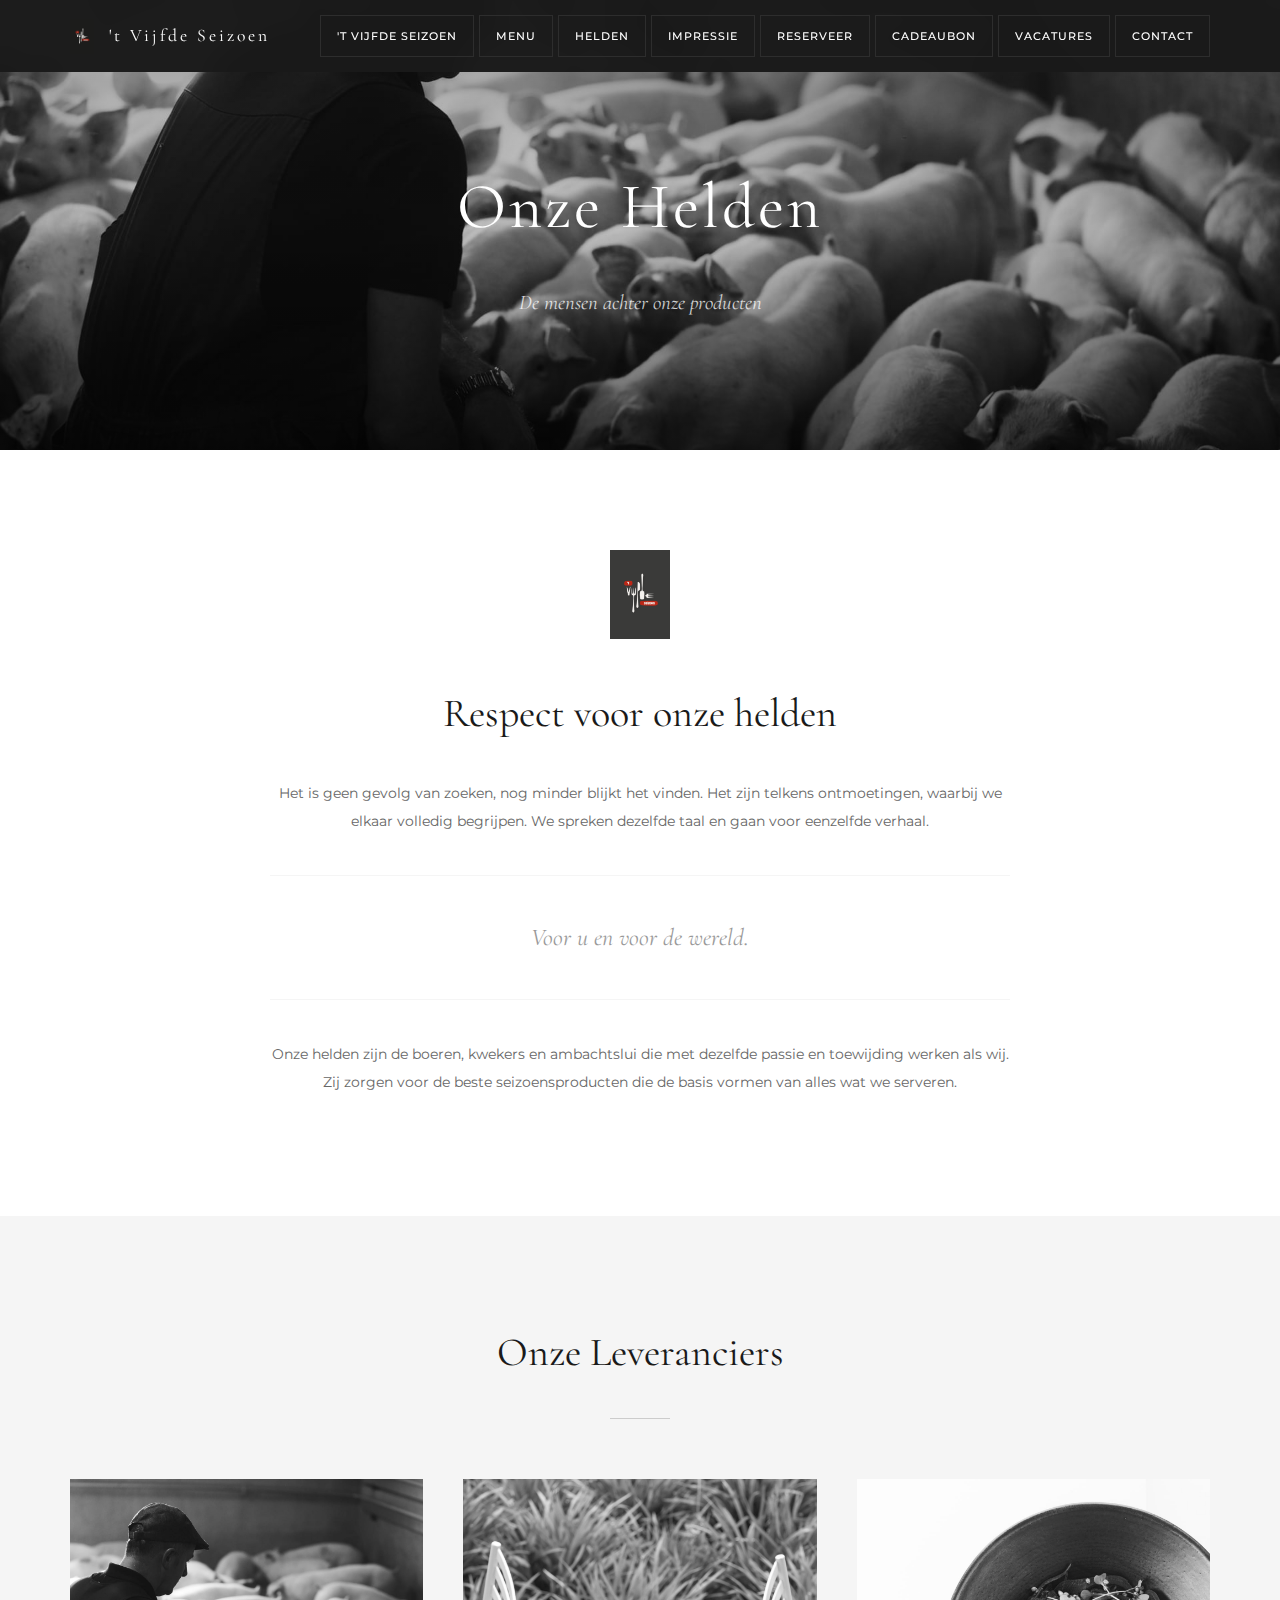
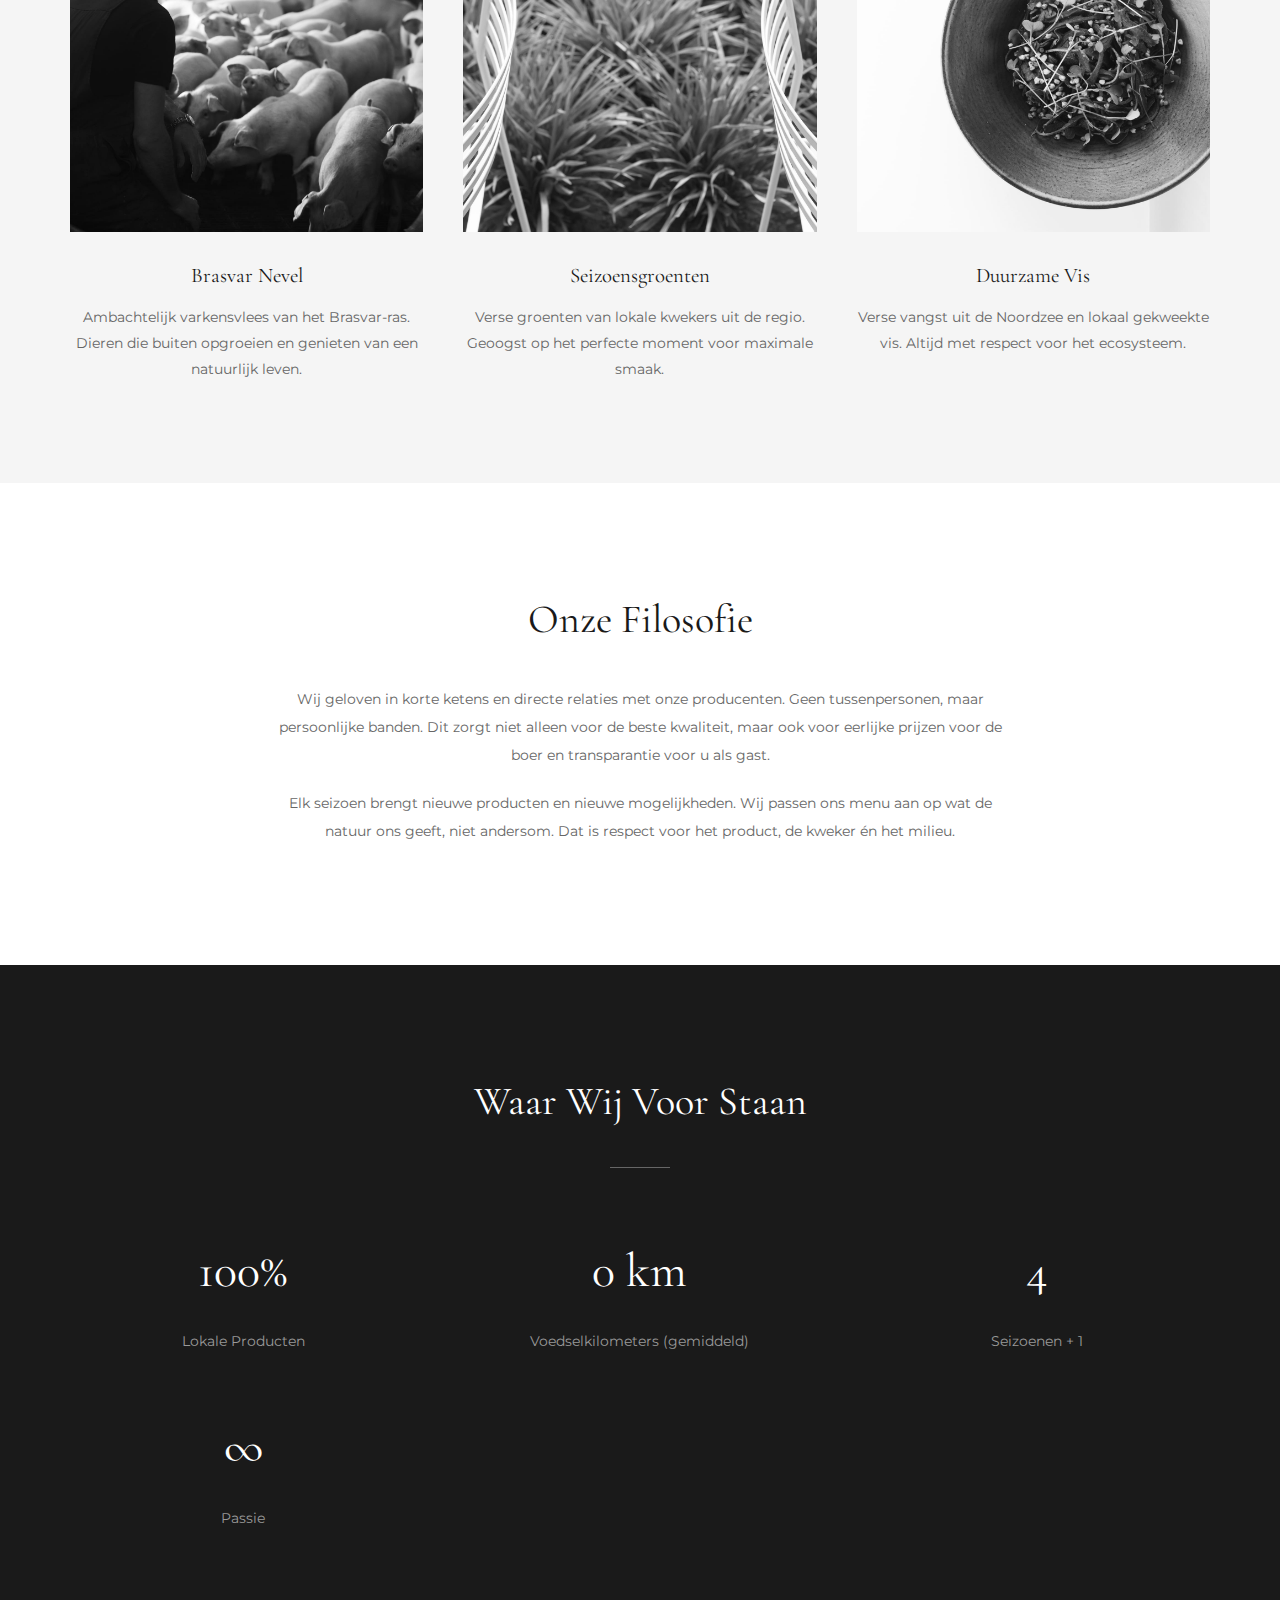
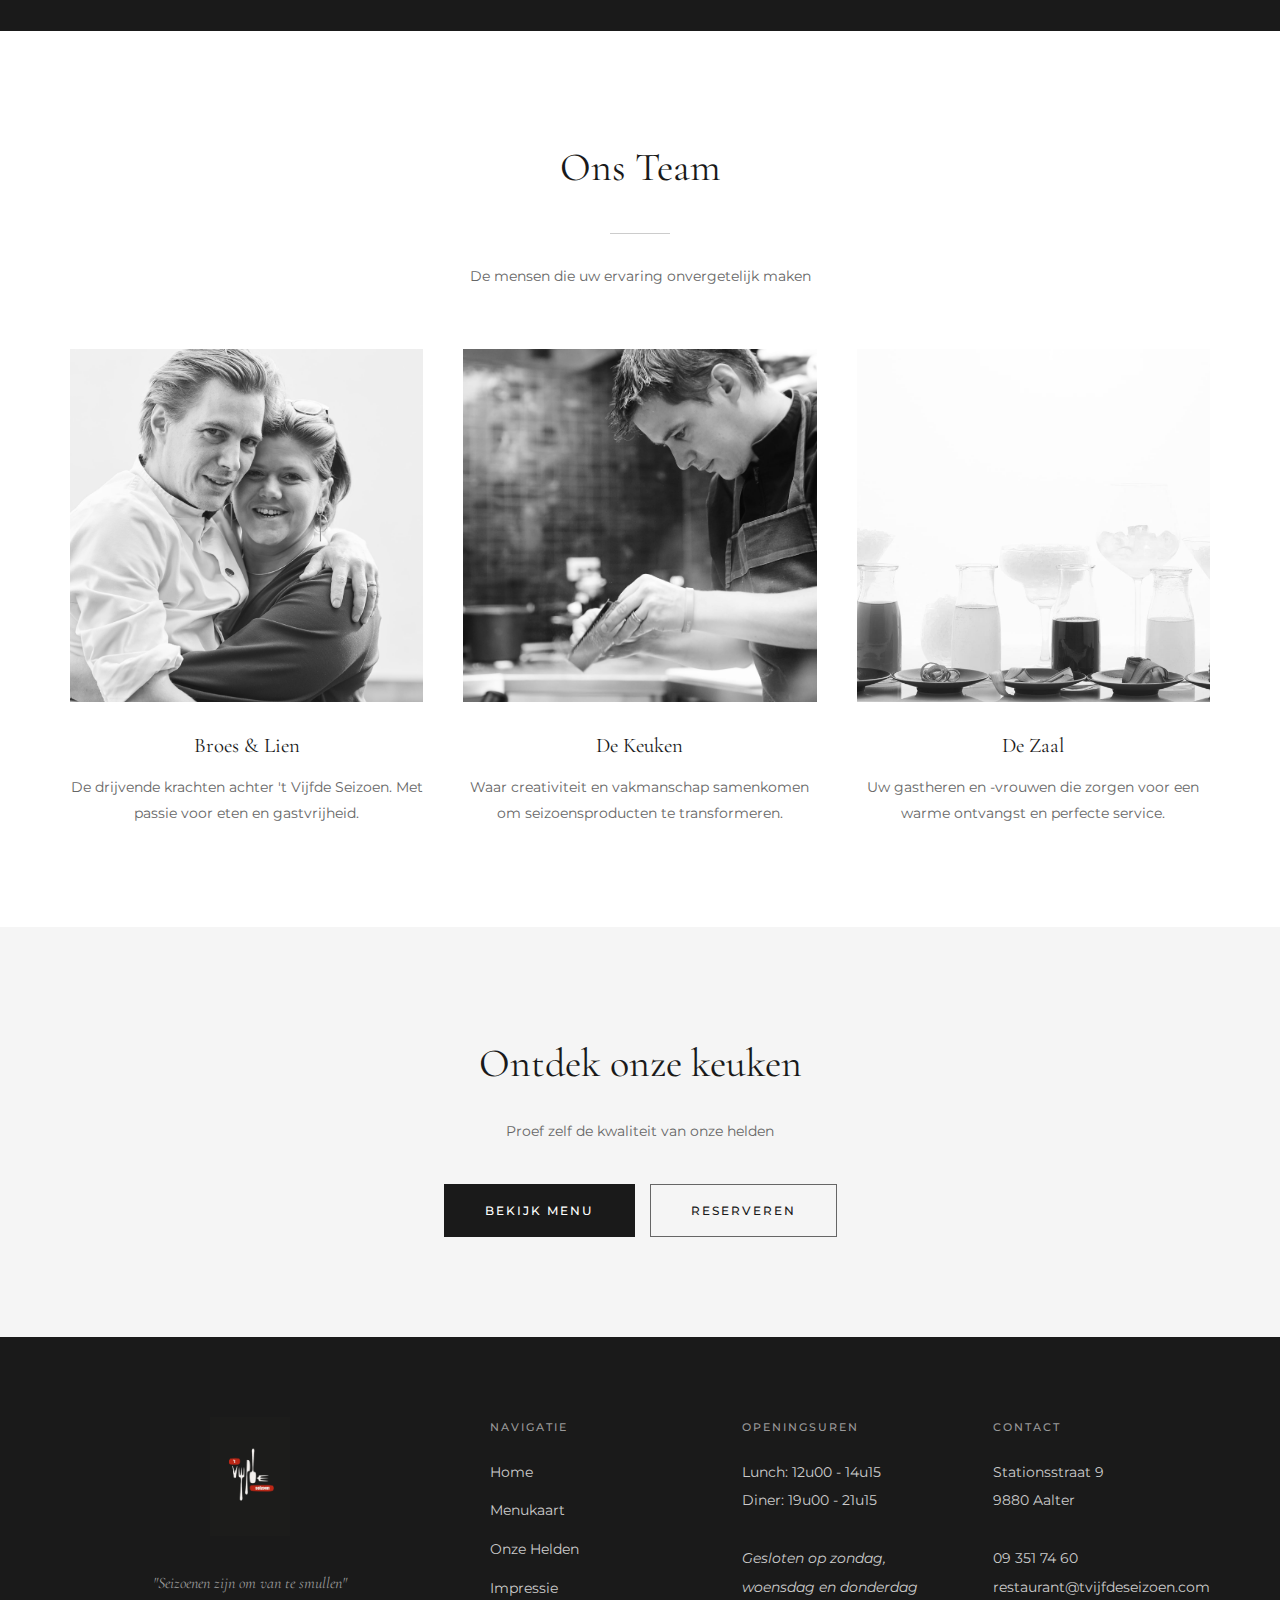
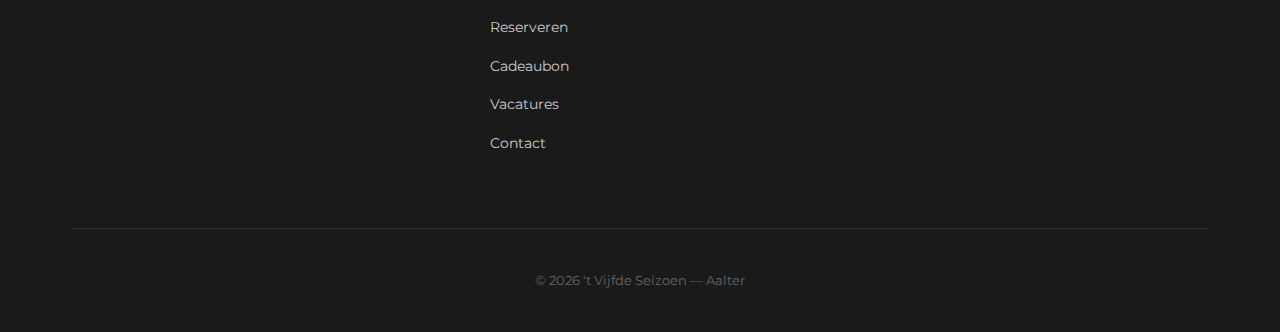
<file: helden.html>
<!DOCTYPE html>
<html lang="nl">
<head>
    <meta charset="UTF-8">
    <meta name="viewport" content="width=device-width, initial-scale=1.0">
    <title>Onze Helden | 't Vijfde Seizoen</title>
    <meta name="description" content="Ontmoet de lokale leveranciers en kwekers achter onze gerechten.">
    <link rel="preconnect" href="https://fonts.googleapis.com">
    <link href="https://fonts.googleapis.com/css2?family=Cormorant+Garamond:wght@300;400;500;600&family=Montserrat:wght@300;400;500;600&display=swap" rel="stylesheet">
    <link rel="stylesheet" href="css/style.css">
</head>
<body>
    <!-- Navigation -->
    <nav>
        <div class="nav-container">
            <a href="index.html" class="nav-logo">
                <img src="images/logo-seizoen.png" alt="'t Vijfde Seizoen">
                <span class="nav-title">'t Vijfde Seizoen</span>
            </a>
            <div class="nav-toggle" onclick="toggleNav()">
                <span></span>
                <span></span>
                <span></span>
            </div>
            <ul class="nav-links" id="navLinks">
                <li><a href="index.html">'t Vijfde Seizoen</a></li>
                <li><a href="menu.html">Menu</a></li>
                <li><a href="helden.html">Helden</a></li>
                <li><a href="impressie.html">Impressie</a></li>
                <li><a href="reserveer.html">Reserveer</a></li>
                <li><a href="cadeaubon.html">Cadeaubon</a></li>
                <li><a href="vacatures.html">Vacatures</a></li>
                <li><a href="contact.html">Contact</a></li>
            </ul>
        </div>
    </nav>

    <!-- Page Hero -->
    <section class="hero page-hero">
        <div class="hero-bg" style="background-image: url('images/brasvar-nevel.jpg')"></div>
        <div class="hero-overlay"></div>
        <div class="hero-content">
            <h1>Onze Helden</h1>
            <p class="hero-tagline">De mensen achter onze producten</p>
        </div>
    </section>

    <!-- Introduction -->
    <section>
        <div class="content-block text-center">
            <img src="images/logo-seizoen.png" alt="" style="width: 60px; margin-bottom: 30px;">
            <h2 style="margin-bottom: 30px;">Respect voor onze helden</h2>
            <p>Het is geen gevolg van zoeken, nog minder blijkt het vinden. Het zijn telkens ontmoetingen, waarbij we elkaar volledig begrijpen. We spreken dezelfde taal en gaan voor eenzelfde verhaal.</p>
            <div class="highlight-quote">
                Voor u en voor de wereld.
            </div>
            <p>Onze helden zijn de boeren, kwekers en ambachtslui die met dezelfde passie en toewijding werken als wij. Zij zorgen voor de beste seizoensproducten die de basis vormen van alles wat we serveren.</p>
        </div>
    </section>

    <!-- Heroes Grid -->
    <section class="section-gray">
        <div class="container">
            <div class="section-header">
                <h2>Onze Leveranciers</h2>
                <div class="section-divider"></div>
            </div>
            
            <div class="team-grid">
                <div class="team-card">
                    <div class="team-card-image">
                        <img src="images/brasvar-nevel.jpg" alt="Brasvar Nevel">
                    </div>
                    <h4>Brasvar Nevel</h4>
                    <p>Ambachtelijk varkensvlees van het Brasvar-ras. Dieren die buiten opgroeien en genieten van een natuurlijk leven.</p>
                </div>
                
                <div class="team-card">
                    <div class="team-card-image">
                        <img src="images/terras.jpg" alt="Lokale Groentekwekers">
                    </div>
                    <h4>Seizoensgroenten</h4>
                    <p>Verse groenten van lokale kwekers uit de regio. Geoogst op het perfecte moment voor maximale smaak.</p>
                </div>
                
                <div class="team-card">
                    <div class="team-card-image">
                        <img src="images/forel.jpg" alt="Duurzame Visserij">
                    </div>
                    <h4>Duurzame Vis</h4>
                    <p>Verse vangst uit de Noordzee en lokaal gekweekte vis. Altijd met respect voor het ecosysteem.</p>
                </div>
            </div>
        </div>
    </section>

    <!-- Philosophy -->
    <section>
        <div class="container">
            <div class="content-block text-center">
                <h2 style="margin-bottom: 30px;">Onze Filosofie</h2>
                <p>Wij geloven in korte ketens en directe relaties met onze producenten. Geen tussenpersonen, maar persoonlijke banden. Dit zorgt niet alleen voor de beste kwaliteit, maar ook voor eerlijke prijzen voor de boer en transparantie voor u als gast.</p>
                <p>Elk seizoen brengt nieuwe producten en nieuwe mogelijkheden. Wij passen ons menu aan op wat de natuur ons geeft, niet andersom. Dat is respect voor het product, de kweker én het milieu.</p>
            </div>
        </div>
    </section>

    <!-- Values -->
    <section class="section-dark">
        <div class="container">
            <div class="section-header">
                <h2>Waar Wij Voor Staan</h2>
                <div class="section-divider" style="background: var(--medium-gray);"></div>
            </div>
            
            <div style="display: grid; grid-template-columns: repeat(auto-fit, minmax(250px, 1fr)); gap: 50px; text-align: center;">
                <div>
                    <h3 style="font-size: 3rem; margin-bottom: 15px;">100%</h3>
                    <p style="color: var(--light-gray);">Lokale Producten</p>
                </div>
                <div>
                    <h3 style="font-size: 3rem; margin-bottom: 15px;">0 km</h3>
                    <p style="color: var(--light-gray);">Voedselkilometers (gemiddeld)</p>
                </div>
                <div>
                    <h3 style="font-size: 3rem; margin-bottom: 15px;">4</h3>
                    <p style="color: var(--light-gray);">Seizoenen + 1</p>
                </div>
                <div>
                    <h3 style="font-size: 3rem; margin-bottom: 15px;">∞</h3>
                    <p style="color: var(--light-gray);">Passie</p>
                </div>
            </div>
        </div>
    </section>

    <!-- Team -->
    <section>
        <div class="container">
            <div class="section-header">
                <h2>Ons Team</h2>
                <div class="section-divider"></div>
                <p>De mensen die uw ervaring onvergetelijk maken</p>
            </div>
            
            <div class="team-grid">
                <div class="team-card">
                    <div class="team-card-image">
                        <img src="images/broes-lien.jpg" alt="Team">
                    </div>
                    <h4>Broes & Lien</h4>
                    <p>De drijvende krachten achter 't Vijfde Seizoen. Met passie voor eten en gastvrijheid.</p>
                </div>
                
                <div class="team-card">
                    <div class="team-card-image">
                        <img src="images/pointvirgule_170616_0054-1.jpg" alt="Keuken">
                    </div>
                    <h4>De Keuken</h4>
                    <p>Waar creativiteit en vakmanschap samenkomen om seizoensproducten te transformeren.</p>
                </div>
                
                <div class="team-card">
                    <div class="team-card-image">
                        <img src="images/mocktails.jpg" alt="Service">
                    </div>
                    <h4>De Zaal</h4>
                    <p>Uw gastheren en -vrouwen die zorgen voor een warme ontvangst en perfecte service.</p>
                </div>
            </div>
        </div>
    </section>

    <!-- CTA -->
    <section class="section-gray text-center">
        <div class="container">
            <h2 style="margin-bottom: 20px;">Ontdek onze keuken</h2>
            <p style="color: var(--medium-gray); margin-bottom: 40px;">Proef zelf de kwaliteit van onze helden</p>
            <div style="display: flex; gap: 15px; justify-content: center; flex-wrap: wrap;">
                <a href="menu.html" class="btn btn-primary">Bekijk Menu</a>
                <a href="reserveer.html" class="btn btn-outline-dark">Reserveren</a>
            </div>
        </div>
    </section>

    <!-- Footer -->
    <footer>
        <div class="container">
            <div class="footer-main">
                <div class="footer-brand">
                    <img src="images/logo-seizoen.png" alt="'t Vijfde Seizoen" class="footer-logo">
                    <p class="footer-tagline">"Seizoenen zijn om van te smullen"</p>
                </div>
                <div class="footer-links">
                    <div class="footer-col">
                        <h4>Navigatie</h4>
                        <ul>
                            <li><a href="index.html">Home</a></li>
                            <li><a href="menu.html">Menukaart</a></li>
                            <li><a href="helden.html">Onze Helden</a></li>
                            <li><a href="impressie.html">Impressie</a></li>
                            <li><a href="reserveer.html">Reserveren</a></li>
                            <li><a href="cadeaubon.html">Cadeaubon</a></li>
                            <li><a href="vacatures.html">Vacatures</a></li>
                            <li><a href="contact.html">Contact</a></li>
                        </ul>
                    </div>
                    <div class="footer-col">
                        <h4>Openingsuren</h4>
                        <p>
                            Lunch: 12u00 - 14u15<br>
                            Diner: 19u00 - 21u15<br><br>
                            <em>Gesloten op zondag, woensdag en donderdag</em>
                        </p>
                    </div>
                    <div class="footer-col">
                        <h4>Contact</h4>
                        <p>
                            Stationsstraat 9<br>
                            9880 Aalter<br><br>
                            <a href="tel:093517460">09 351 74 60</a><br>
                            <a href="mailto:restaurant@tvijfdeseizoen.com">restaurant@tvijfdeseizoen.com</a>
                        </p>
                    </div>
                </div>
            </div>
            <div class="footer-bottom">
                <p>&copy; 2026 't Vijfde Seizoen — Aalter</p>
            </div>
        </div>
    </footer>

    <script>
        function toggleNav() {
            document.getElementById('navLinks').classList.toggle('active');
        }
    </script>
</body>
</html>
</file>
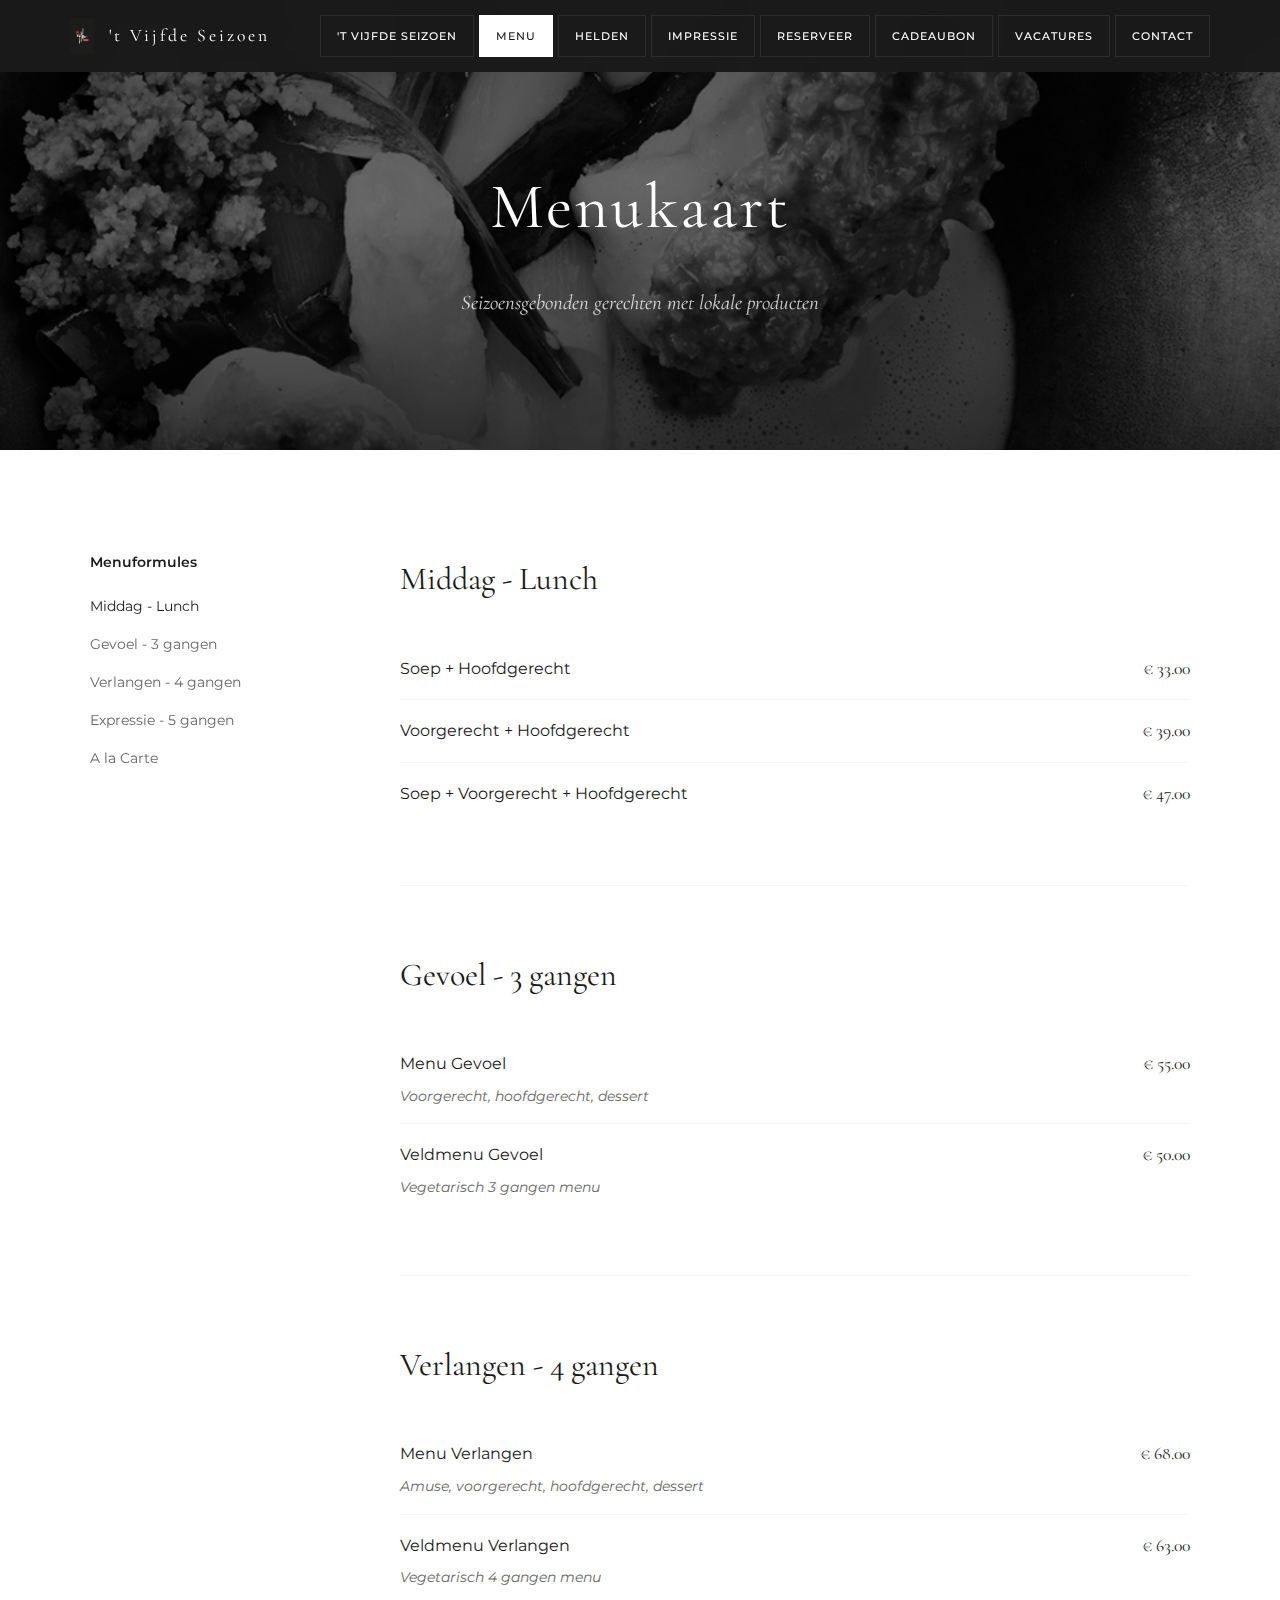
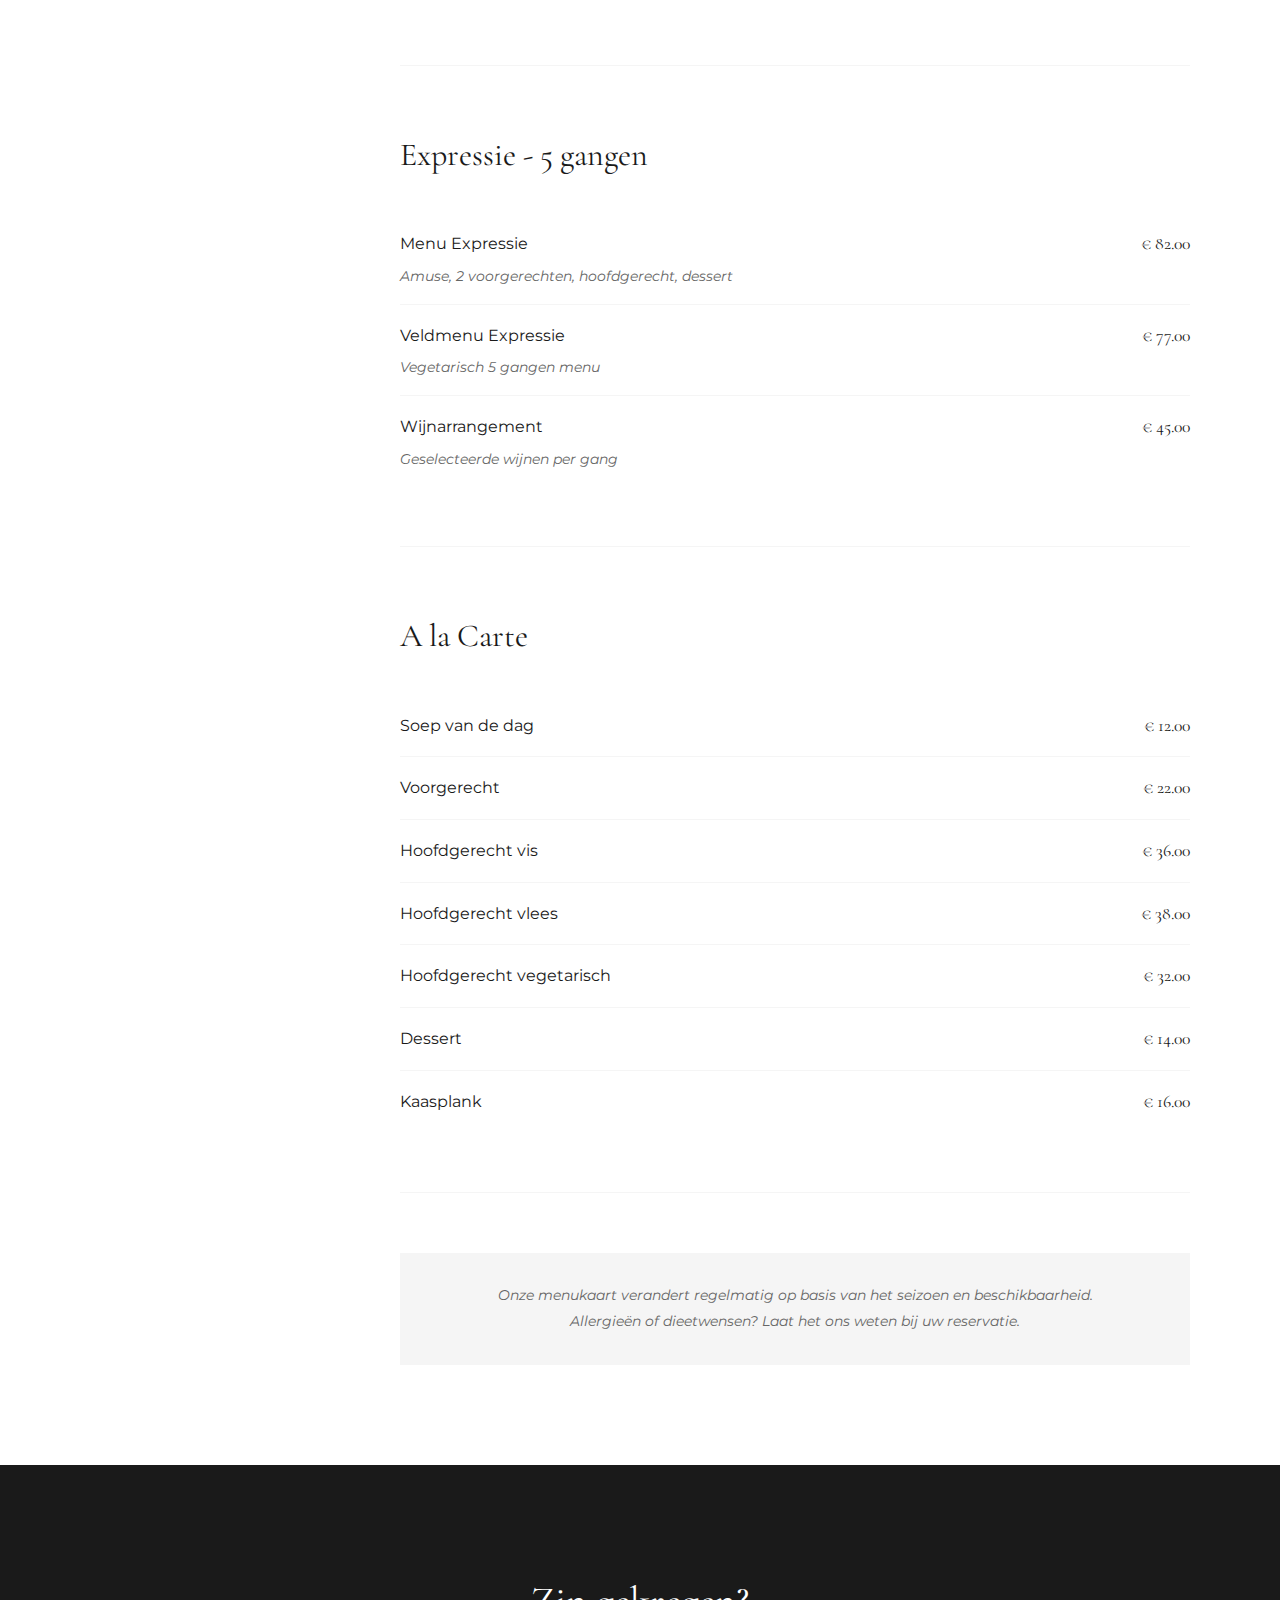
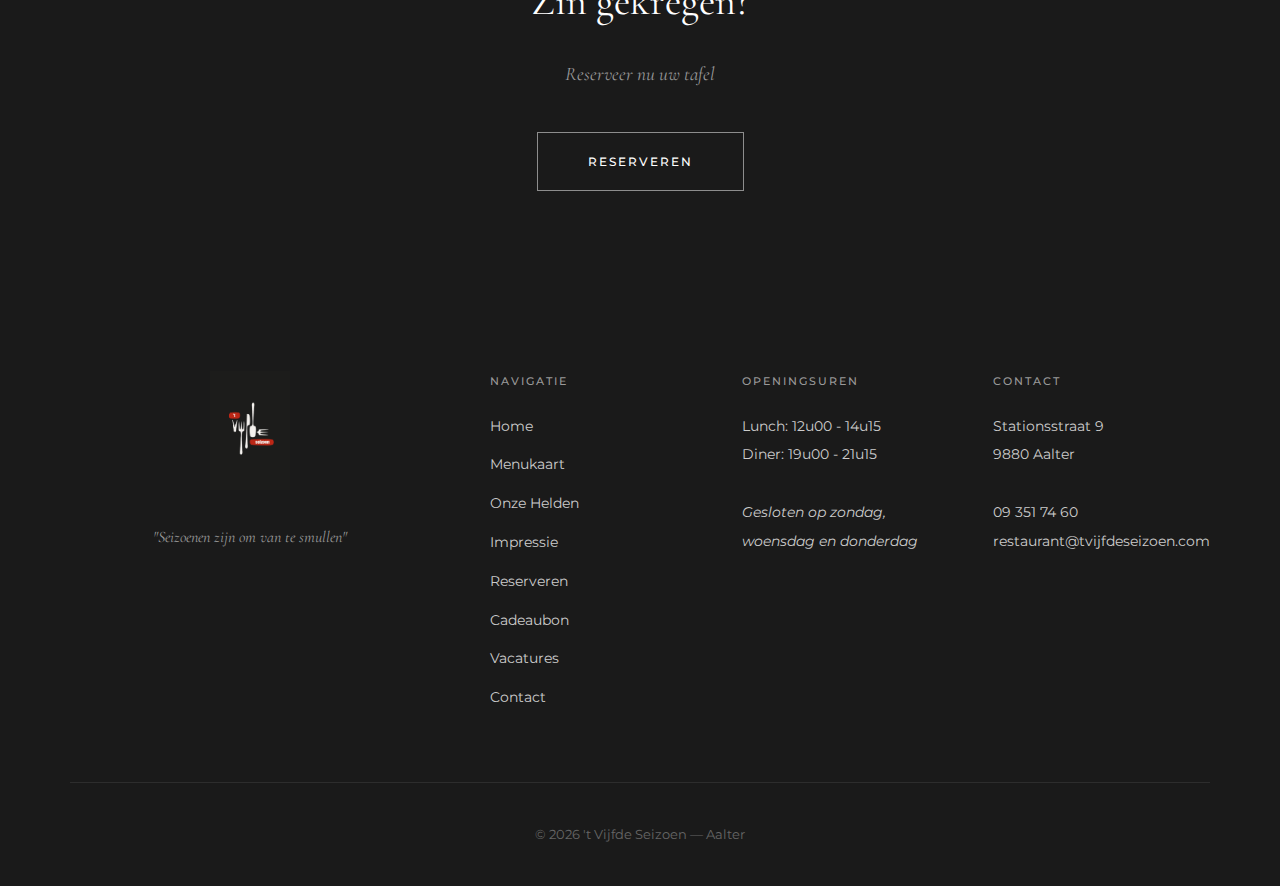
<file: menu.html>
<!DOCTYPE html>
<html lang="nl">
<head>
    <meta charset="UTF-8">
    <meta name="viewport" content="width=device-width, initial-scale=1.0">
    <title>Menukaart | 't Vijfde Seizoen</title>
    <meta name="description" content="Ontdek onze seizoensgebonden menukaart met lokale streekproducten.">
    <link rel="preconnect" href="https://fonts.googleapis.com">
    <link href="https://fonts.googleapis.com/css2?family=Cormorant+Garamond:wght@300;400;500;600&family=Montserrat:wght@300;400;500;600&display=swap" rel="stylesheet">
    <link rel="stylesheet" href="css/style.css">
    <style>
        .menu-layout {
            display: grid;
            grid-template-columns: 250px 1fr;
            gap: 60px;
            max-width: 1100px;
            margin: 0 auto;
        }
        
        .menu-sidebar {
            position: sticky;
            top: 100px;
            height: fit-content;
        }
        
        .menu-sidebar h4 {
            font-family: 'Montserrat', sans-serif;
            font-size: 0.85rem;
            font-weight: 600;
            margin-bottom: 20px;
        }
        
        .menu-sidebar ul {
            list-style: none;
        }
        
        .menu-sidebar ul li {
            margin-bottom: 12px;
        }
        
        .menu-sidebar ul li a {
            color: var(--medium-gray);
            font-size: 0.9rem;
            transition: color 0.3s ease;
        }
        
        .menu-sidebar ul li a:hover,
        .menu-sidebar ul li a.active {
            color: var(--black);
        }
        
        .menu-content {
            min-height: 400px;
        }
        
        .menu-category {
            margin-bottom: 60px;
            padding-bottom: 60px;
            border-bottom: 1px solid var(--off-white);
        }
        
        .menu-category:last-child {
            border-bottom: none;
        }
        
        .menu-category h2 {
            font-family: 'Cormorant Garamond', serif;
            font-size: 2rem;
            margin-bottom: 30px;
        }
        
        .menu-row {
            display: flex;
            justify-content: space-between;
            align-items: baseline;
            padding: 15px 0;
            border-bottom: 1px solid var(--off-white);
        }
        
        .menu-row:last-child {
            border-bottom: none;
        }
        
        .menu-row-name {
            font-size: 1rem;
        }
        
        .menu-row-price {
            font-family: 'Cormorant Garamond', serif;
            font-size: 1.1rem;
            white-space: nowrap;
            margin-left: 20px;
        }
        
        .menu-description {
            color: var(--medium-gray);
            font-size: 0.85rem;
            font-style: italic;
            margin-top: 5px;
        }
        
        .menu-note {
            background: var(--off-white);
            padding: 30px;
            margin-top: 40px;
            text-align: center;
            font-style: italic;
            color: var(--medium-gray);
            font-size: 0.9rem;
        }
        
        @media (max-width: 768px) {
            .menu-layout {
                grid-template-columns: 1fr;
            }
            
            .menu-sidebar {
                position: static;
                display: flex;
                flex-wrap: wrap;
                gap: 15px;
                margin-bottom: 40px;
                padding-bottom: 30px;
                border-bottom: 1px solid var(--off-white);
            }
            
            .menu-sidebar h4 {
                width: 100%;
            }
            
            .menu-sidebar ul {
                display: flex;
                flex-wrap: wrap;
                gap: 10px 20px;
            }
            
            .menu-sidebar ul li {
                margin: 0;
            }
        }
    </style>
</head>
<body>
    <!-- Navigation -->
    <nav>
        <div class="nav-container">
            <a href="index.html" class="nav-logo">
                <img src="images/logo-seizoen.png" alt="'t Vijfde Seizoen">
                <span class="nav-title">'t Vijfde Seizoen</span>
            </a>
            <div class="nav-toggle" onclick="toggleNav()">
                <span></span>
                <span></span>
                <span></span>
            </div>
            <ul class="nav-links" id="navLinks">
                <li><a href="index.html">'t Vijfde Seizoen</a></li>
                <li><a href="menu.html" class="active">Menu</a></li>
                <li><a href="helden.html">Helden</a></li>
                <li><a href="impressie.html">Impressie</a></li>
                <li><a href="reserveer.html">Reserveer</a></li>
                <li><a href="cadeaubon.html">Cadeaubon</a></li>
                <li><a href="vacatures.html">Vacatures</a></li>
                <li><a href="contact.html">Contact</a></li>
            </ul>
        </div>
    </nav>

    <!-- Page Hero -->
    <section class="hero page-hero">
        <div class="hero-bg" style="background-image: url('images/001.jpg')"></div>
        <div class="hero-overlay"></div>
        <div class="hero-content">
            <h1>Menukaart</h1>
            <p class="hero-tagline">Seizoensgebonden gerechten met lokale producten</p>
        </div>
    </section>

    <!-- Menu Section -->
    <section>
        <div class="container">
            <div class="menu-layout">
                <!-- Sidebar -->
                <div class="menu-sidebar">
                    <h4>Menuformules</h4>
                    <ul>
                        <li><a href="#lunch" class="active">Middag - Lunch</a></li>
                        <li><a href="#gevoel">Gevoel - 3 gangen</a></li>
                        <li><a href="#verlangen">Verlangen - 4 gangen</a></li>
                        <li><a href="#expressie">Expressie - 5 gangen</a></li>
                        <li><a href="#carte">A la Carte</a></li>
                    </ul>
                </div>
                
                <!-- Menu Content -->
                <div class="menu-content">
                    <!-- Lunch -->
                    <div class="menu-category" id="lunch">
                        <h2>Middag - Lunch</h2>
                        <div class="menu-row">
                            <span class="menu-row-name">Soep + Hoofdgerecht</span>
                            <span class="menu-row-price">€ 33.00</span>
                        </div>
                        <div class="menu-row">
                            <span class="menu-row-name">Voorgerecht + Hoofdgerecht</span>
                            <span class="menu-row-price">€ 39.00</span>
                        </div>
                        <div class="menu-row">
                            <span class="menu-row-name">Soep + Voorgerecht + Hoofdgerecht</span>
                            <span class="menu-row-price">€ 47.00</span>
                        </div>
                    </div>
                    
                    <!-- Gevoel -->
                    <div class="menu-category" id="gevoel">
                        <h2>Gevoel - 3 gangen</h2>
                        <div class="menu-row">
                            <div>
                                <span class="menu-row-name">Menu Gevoel</span>
                                <p class="menu-description">Voorgerecht, hoofdgerecht, dessert</p>
                            </div>
                            <span class="menu-row-price">€ 55.00</span>
                        </div>
                        <div class="menu-row">
                            <div>
                                <span class="menu-row-name">Veldmenu Gevoel</span>
                                <p class="menu-description">Vegetarisch 3 gangen menu</p>
                            </div>
                            <span class="menu-row-price">€ 50.00</span>
                        </div>
                    </div>
                    
                    <!-- Verlangen -->
                    <div class="menu-category" id="verlangen">
                        <h2>Verlangen - 4 gangen</h2>
                        <div class="menu-row">
                            <div>
                                <span class="menu-row-name">Menu Verlangen</span>
                                <p class="menu-description">Amuse, voorgerecht, hoofdgerecht, dessert</p>
                            </div>
                            <span class="menu-row-price">€ 68.00</span>
                        </div>
                        <div class="menu-row">
                            <div>
                                <span class="menu-row-name">Veldmenu Verlangen</span>
                                <p class="menu-description">Vegetarisch 4 gangen menu</p>
                            </div>
                            <span class="menu-row-price">€ 63.00</span>
                        </div>
                    </div>
                    
                    <!-- Expressie -->
                    <div class="menu-category" id="expressie">
                        <h2>Expressie - 5 gangen</h2>
                        <div class="menu-row">
                            <div>
                                <span class="menu-row-name">Menu Expressie</span>
                                <p class="menu-description">Amuse, 2 voorgerechten, hoofdgerecht, dessert</p>
                            </div>
                            <span class="menu-row-price">€ 82.00</span>
                        </div>
                        <div class="menu-row">
                            <div>
                                <span class="menu-row-name">Veldmenu Expressie</span>
                                <p class="menu-description">Vegetarisch 5 gangen menu</p>
                            </div>
                            <span class="menu-row-price">€ 77.00</span>
                        </div>
                        <div class="menu-row">
                            <div>
                                <span class="menu-row-name">Wijnarrangement</span>
                                <p class="menu-description">Geselecteerde wijnen per gang</p>
                            </div>
                            <span class="menu-row-price">€ 45.00</span>
                        </div>
                    </div>
                    
                    <!-- A la Carte -->
                    <div class="menu-category" id="carte">
                        <h2>A la Carte</h2>
                        <div class="menu-row">
                            <span class="menu-row-name">Soep van de dag</span>
                            <span class="menu-row-price">€ 12.00</span>
                        </div>
                        <div class="menu-row">
                            <span class="menu-row-name">Voorgerecht</span>
                            <span class="menu-row-price">€ 22.00</span>
                        </div>
                        <div class="menu-row">
                            <span class="menu-row-name">Hoofdgerecht vis</span>
                            <span class="menu-row-price">€ 36.00</span>
                        </div>
                        <div class="menu-row">
                            <span class="menu-row-name">Hoofdgerecht vlees</span>
                            <span class="menu-row-price">€ 38.00</span>
                        </div>
                        <div class="menu-row">
                            <span class="menu-row-name">Hoofdgerecht vegetarisch</span>
                            <span class="menu-row-price">€ 32.00</span>
                        </div>
                        <div class="menu-row">
                            <span class="menu-row-name">Dessert</span>
                            <span class="menu-row-price">€ 14.00</span>
                        </div>
                        <div class="menu-row">
                            <span class="menu-row-name">Kaasplank</span>
                            <span class="menu-row-price">€ 16.00</span>
                        </div>
                    </div>
                    
                    <div class="menu-note">
                        <p>Onze menukaart verandert regelmatig op basis van het seizoen en beschikbaarheid.<br>
                        Allergieën of dieetwensen? Laat het ons weten bij uw reservatie.</p>
                    </div>
                </div>
            </div>
        </div>
    </section>

    <!-- CTA -->
    <section class="section-dark text-center">
        <div class="container">
            <h2 style="margin-bottom: 20px;">Zin gekregen?</h2>
            <p class="serif italic" style="color: var(--light-gray); margin-bottom: 40px; font-size: 1.2rem;">Reserveer nu uw tafel</p>
            <a href="reserveer.html" class="btn btn-outline btn-lg">Reserveren</a>
        </div>
    </section>

    <!-- Footer -->
    <footer>
        <div class="container">
            <div class="footer-main">
                <div class="footer-brand">
                    <img src="images/logo-seizoen.png" alt="'t Vijfde Seizoen" class="footer-logo">
                    <p class="footer-tagline">"Seizoenen zijn om van te smullen"</p>
                </div>
                <div class="footer-links">
                    <div class="footer-col">
                        <h4>Navigatie</h4>
                        <ul>
                            <li><a href="index.html">Home</a></li>
                            <li><a href="menu.html">Menukaart</a></li>
                            <li><a href="helden.html">Onze Helden</a></li>
                            <li><a href="impressie.html">Impressie</a></li>
                            <li><a href="reserveer.html">Reserveren</a></li>
                            <li><a href="cadeaubon.html">Cadeaubon</a></li>
                            <li><a href="vacatures.html">Vacatures</a></li>
                            <li><a href="contact.html">Contact</a></li>
                        </ul>
                    </div>
                    <div class="footer-col">
                        <h4>Openingsuren</h4>
                        <p>
                            Lunch: 12u00 - 14u15<br>
                            Diner: 19u00 - 21u15<br><br>
                            <em>Gesloten op zondag, woensdag en donderdag</em>
                        </p>
                    </div>
                    <div class="footer-col">
                        <h4>Contact</h4>
                        <p>
                            Stationsstraat 9<br>
                            9880 Aalter<br><br>
                            <a href="tel:093517460">09 351 74 60</a><br>
                            <a href="mailto:restaurant@tvijfdeseizoen.com">restaurant@tvijfdeseizoen.com</a>
                        </p>
                    </div>
                </div>
            </div>
            <div class="footer-bottom">
                <p>&copy; 2026 't Vijfde Seizoen — Aalter</p>
            </div>
        </div>
    </footer>

    <script>
        function toggleNav() {
            document.getElementById('navLinks').classList.toggle('active');
        }
        
        // Smooth scroll and active state for menu sidebar
        document.querySelectorAll('.menu-sidebar a').forEach(link => {
            link.addEventListener('click', function(e) {
                document.querySelectorAll('.menu-sidebar a').forEach(l => l.classList.remove('active'));
                this.classList.add('active');
            });
        });
    </script>
</body>
</html>
</file>
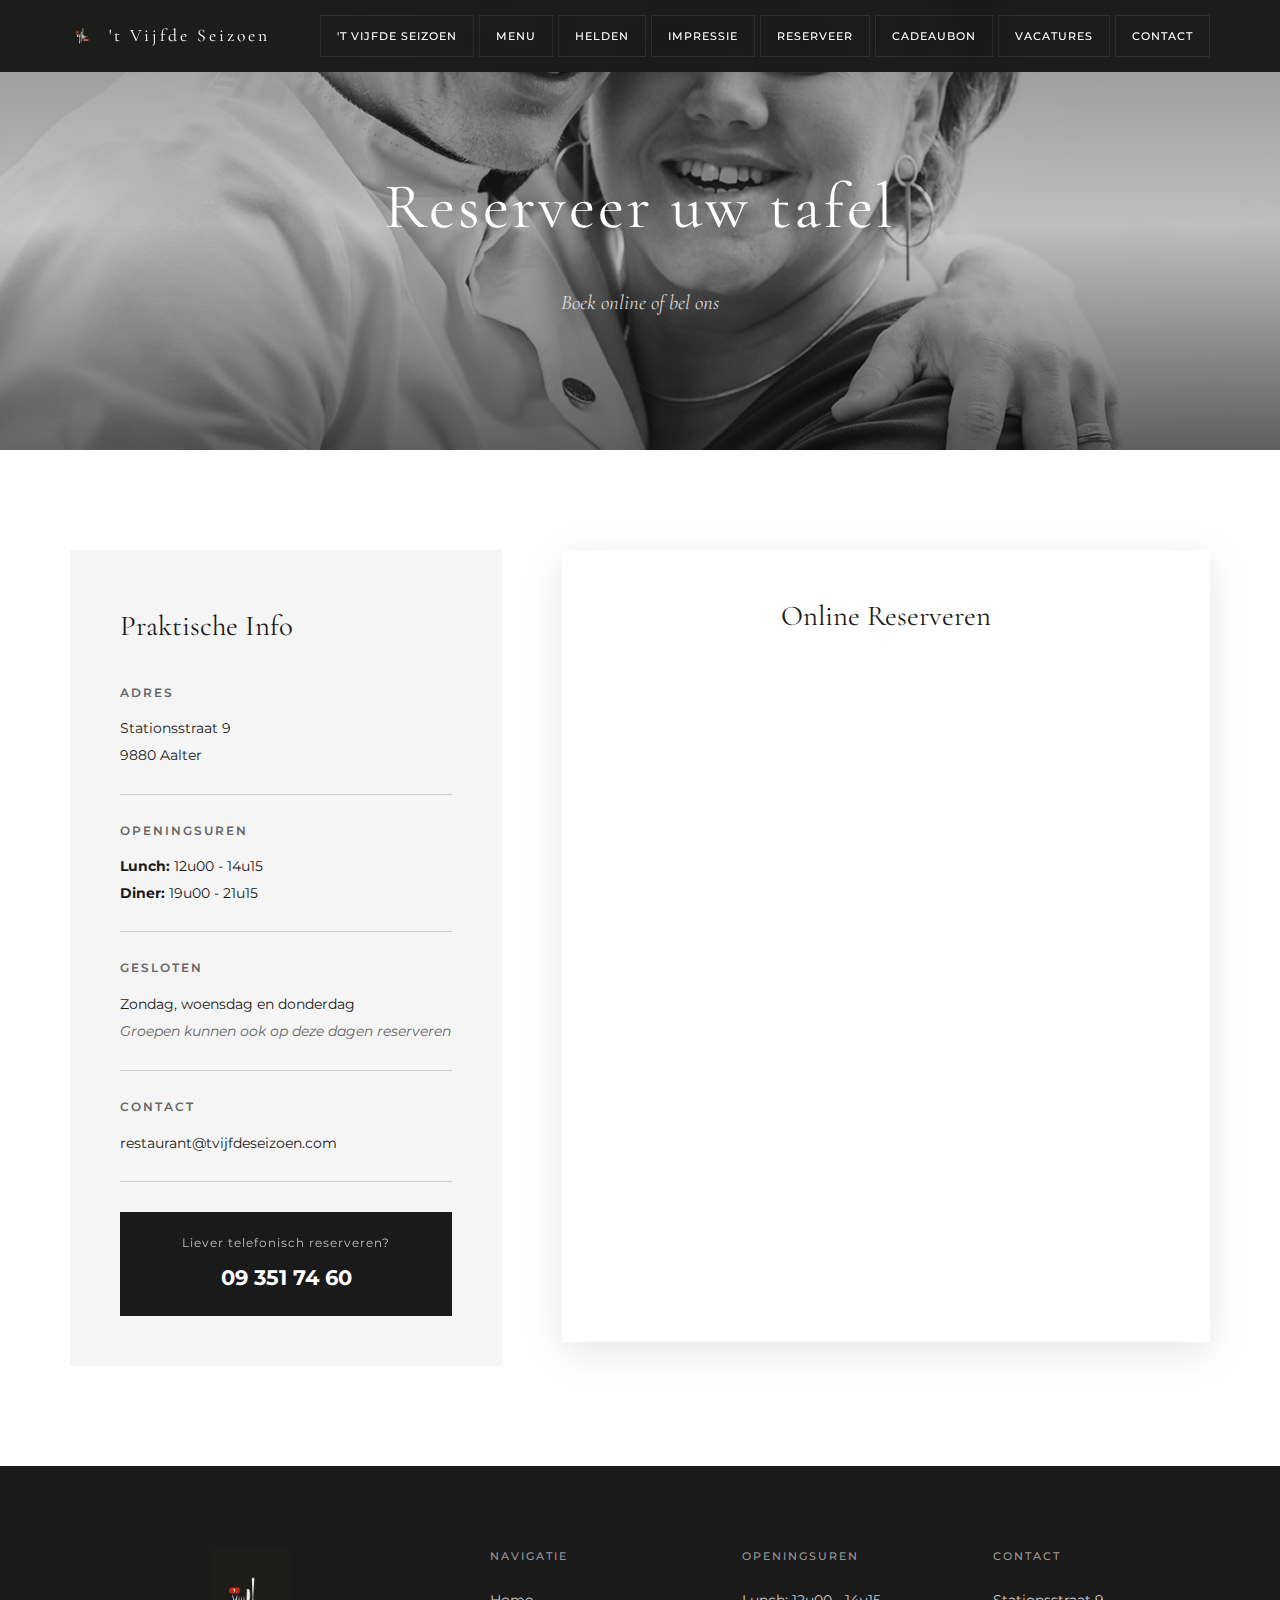
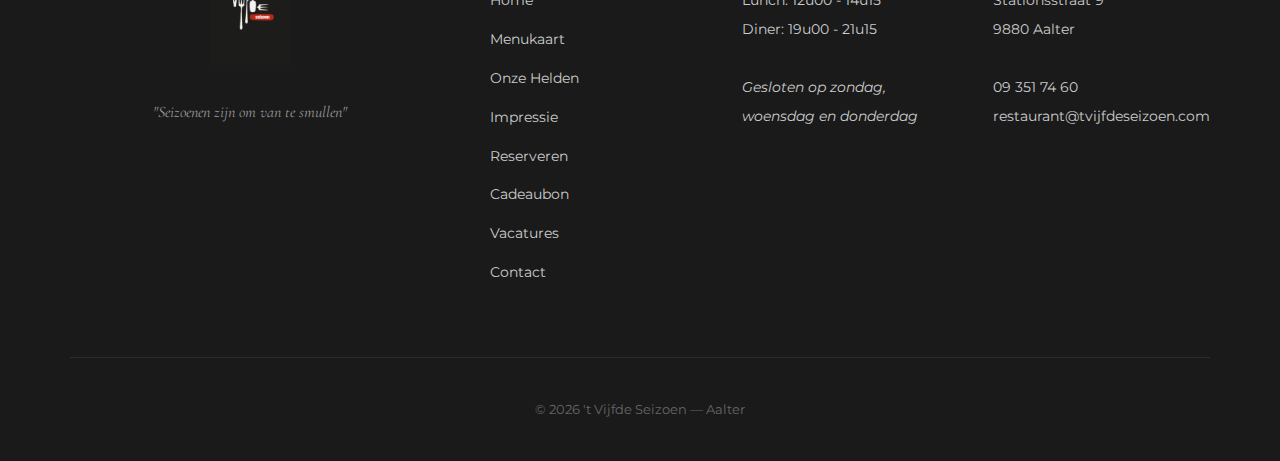
<file: reserveer.html>
<!DOCTYPE html>
<html lang="nl">
<head>
    <meta charset="UTF-8">
    <meta name="viewport" content="width=device-width, initial-scale=1.0">
    <title>Reserveren | 't Vijfde Seizoen</title>
    <meta name="description" content="Reserveer uw tafel bij restaurant 't Vijfde Seizoen in Aalter.">
    <link rel="preconnect" href="https://fonts.googleapis.com">
    <link href="https://fonts.googleapis.com/css2?family=Cormorant+Garamond:wght@300;400;500;600&family=Montserrat:wght@300;400;500;600&display=swap" rel="stylesheet">
    <link rel="stylesheet" href="css/style.css">
    <style>
        .booking-container {
            display: grid;
            grid-template-columns: 1fr 1.5fr;
            gap: 60px;
            align-items: start;
        }
        
        .booking-info {
            padding: 50px;
            background: var(--off-white);
        }
        
        .booking-info h3 {
            margin-bottom: 30px;
        }
        
        .info-block {
            margin-bottom: 25px;
            padding-bottom: 25px;
            border-bottom: 1px solid var(--lighter-gray);
        }
        
        .info-block:last-child {
            border-bottom: none;
            margin-bottom: 0;
            padding-bottom: 0;
        }
        
        .info-block h4 {
            font-family: 'Montserrat', sans-serif;
            font-size: 0.75rem;
            font-weight: 600;
            letter-spacing: 2px;
            text-transform: uppercase;
            color: var(--medium-gray);
            margin-bottom: 12px;
        }
        
        .info-block p {
            line-height: 1.9;
        }
        
        .phone-cta {
            display: block;
            padding: 20px;
            background: var(--black);
            color: var(--white);
            text-align: center;
            margin-top: 30px;
            transition: all 0.3s ease;
        }
        
        .phone-cta:hover {
            background: var(--dark-gray);
        }
        
        .phone-cta span {
            font-size: 0.75rem;
            letter-spacing: 1px;
            display: block;
            margin-bottom: 5px;
            opacity: 0.7;
        }
        
        .phone-cta strong {
            font-size: 1.3rem;
        }
        
        .booking-widget {
            background: white;
            padding: 40px;
            box-shadow: 0 10px 40px rgba(0,0,0,0.1);
            min-height: 700px;
        }
        
        .booking-widget h3 {
            text-align: center;
            margin-bottom: 30px;
        }
        
        .zenchef-iframe {
            width: 100%;
            height: 630px;
            border: none;
            display: block;
            margin: 0 auto;
            max-width: 600px;
        }
        
        @media (max-width: 968px) {
            .booking-container {
                grid-template-columns: 1fr;
            }
            
            .booking-widget {
                order: -1;
            }
        }
    </style>
</head>
<body>
    <!-- Navigation -->
    <nav>
        <div class="nav-container">
            <a href="index.html" class="nav-logo">
                <img src="images/logo-seizoen.png" alt="'t Vijfde Seizoen">
                <span class="nav-title">'t Vijfde Seizoen</span>
            </a>
            <div class="nav-toggle" onclick="toggleNav()">
                <span></span>
                <span></span>
                <span></span>
            </div>
            <ul class="nav-links" id="navLinks">
                <li><a href="index.html">'t Vijfde Seizoen</a></li>
                <li><a href="menu.html">Menu</a></li>
                <li><a href="helden.html">Helden</a></li>
                <li><a href="impressie.html">Impressie</a></li>
                <li><a href="reserveer.html">Reserveer</a></li>
                <li><a href="cadeaubon.html">Cadeaubon</a></li>
                <li><a href="vacatures.html">Vacatures</a></li>
                <li><a href="contact.html">Contact</a></li>
            </ul>
        </div>
    </nav>

    <!-- Page Hero -->
    <section class="hero page-hero">
        <div class="hero-bg" style="background-image: url('images/broes-lien.jpg')"></div>
        <div class="hero-overlay"></div>
        <div class="hero-content">
            <h1>Reserveer uw tafel</h1>
            <p class="hero-tagline">Boek online of bel ons</p>
        </div>
    </section>

    <!-- Booking Section -->
    <section>
        <div class="container">
            <div class="booking-container">
                <!-- Info Column -->
                <div class="booking-info">
                    <h3>Praktische Info</h3>
                    
                    <div class="info-block">
                        <h4>Adres</h4>
                        <p>
                            Stationsstraat 9<br>
                            9880 Aalter
                        </p>
                    </div>
                    
                    <div class="info-block">
                        <h4>Openingsuren</h4>
                        <p>
                            <strong>Lunch:</strong> 12u00 - 14u15<br>
                            <strong>Diner:</strong> 19u00 - 21u15
                        </p>
                    </div>
                    
                    <div class="info-block">
                        <h4>Gesloten</h4>
                        <p>
                            Zondag, woensdag en donderdag<br>
                            <em style="font-size: 0.9rem; color: var(--medium-gray);">Groepen kunnen ook op deze dagen reserveren</em>
                        </p>
                    </div>
                    
                    <div class="info-block">
                        <h4>Contact</h4>
                        <p>
                            <a href="mailto:restaurant@tvijfdeseizoen.com">restaurant@tvijfdeseizoen.com</a>
                        </p>
                    </div>
                    
                    <a href="tel:093517460" class="phone-cta">
                        <span>Liever telefonisch reserveren?</span>
                        <strong>09 351 74 60</strong>
                    </a>
                </div>
                
                <!-- Zenchef Widget -->
                <div class="booking-widget">
                    <h3>Online Reserveren</h3>
                    <iframe 
                        src="https://bookings.zenchef.com/results?rid=371448&pid=1001&fullscreen=1" 
                        class="zenchef-iframe"
                        scrolling="yes"
                        title="Reserveren bij 't Vijfde Seizoen">
                    </iframe>
                </div>
            </div>
        </div>
    </section>

    <!-- Footer -->
    <footer>
        <div class="container">
            <div class="footer-main">
                <div class="footer-brand">
                    <img src="images/logo-seizoen.png" alt="'t Vijfde Seizoen" class="footer-logo">
                    <p class="footer-tagline">"Seizoenen zijn om van te smullen"</p>
                </div>
                <div class="footer-links">
                    <div class="footer-col">
                        <h4>Navigatie</h4>
                        <ul>
                            <li><a href="index.html">Home</a></li>
                            <li><a href="menu.html">Menukaart</a></li>
                            <li><a href="helden.html">Onze Helden</a></li>
                            <li><a href="impressie.html">Impressie</a></li>
                            <li><a href="reserveer.html">Reserveren</a></li>
                            <li><a href="cadeaubon.html">Cadeaubon</a></li>
                            <li><a href="vacatures.html">Vacatures</a></li>
                            <li><a href="contact.html">Contact</a></li>
                        </ul>
                    </div>
                    <div class="footer-col">
                        <h4>Openingsuren</h4>
                        <p>
                            Lunch: 12u00 - 14u15<br>
                            Diner: 19u00 - 21u15<br><br>
                            <em>Gesloten op zondag, woensdag en donderdag</em>
                        </p>
                    </div>
                    <div class="footer-col">
                        <h4>Contact</h4>
                        <p>
                            Stationsstraat 9<br>
                            9880 Aalter<br><br>
                            <a href="tel:093517460">09 351 74 60</a><br>
                            <a href="mailto:restaurant@tvijfdeseizoen.com">restaurant@tvijfdeseizoen.com</a>
                        </p>
                    </div>
                </div>
            </div>
            <div class="footer-bottom">
                <p>&copy; 2026 't Vijfde Seizoen — Aalter</p>
            </div>
        </div>
    </footer>

    <script>
        function toggleNav() {
            document.getElementById('navLinks').classList.toggle('active');
        }
    </script>
</body>
</html>
</file>
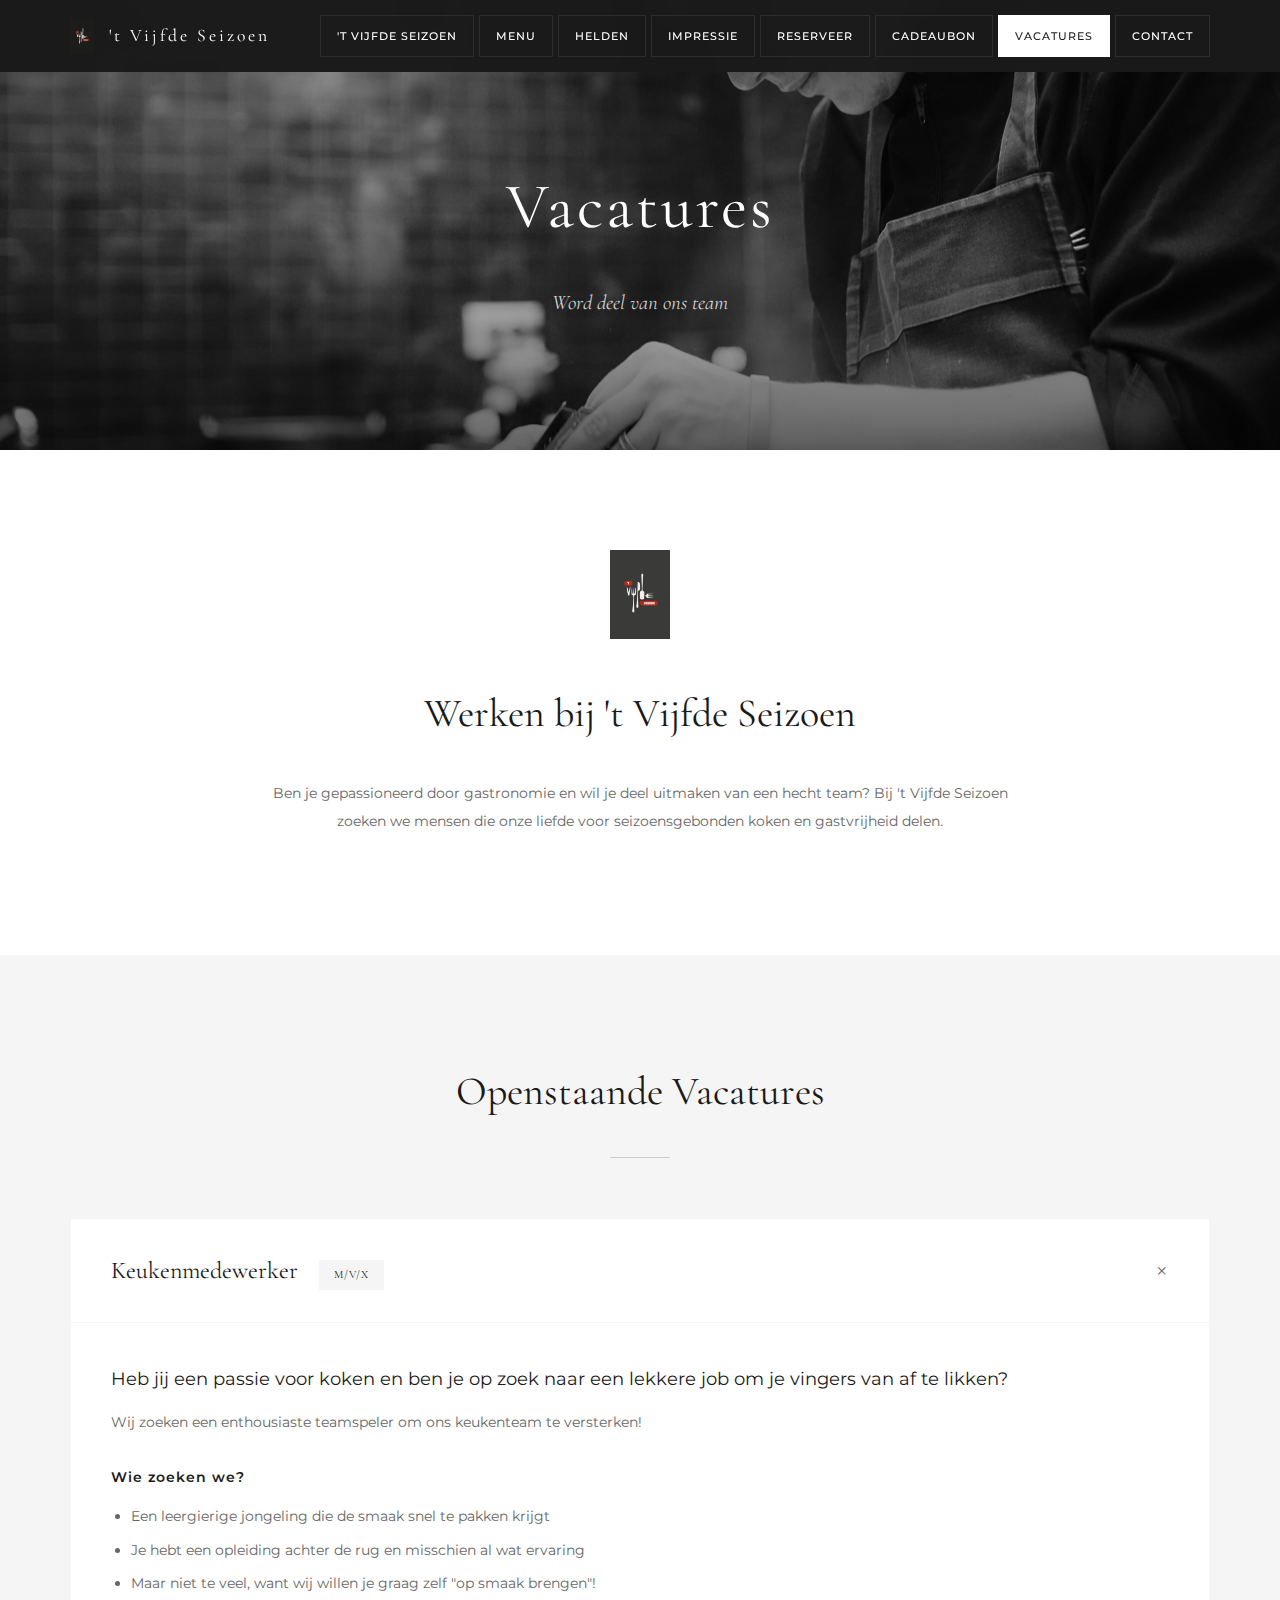
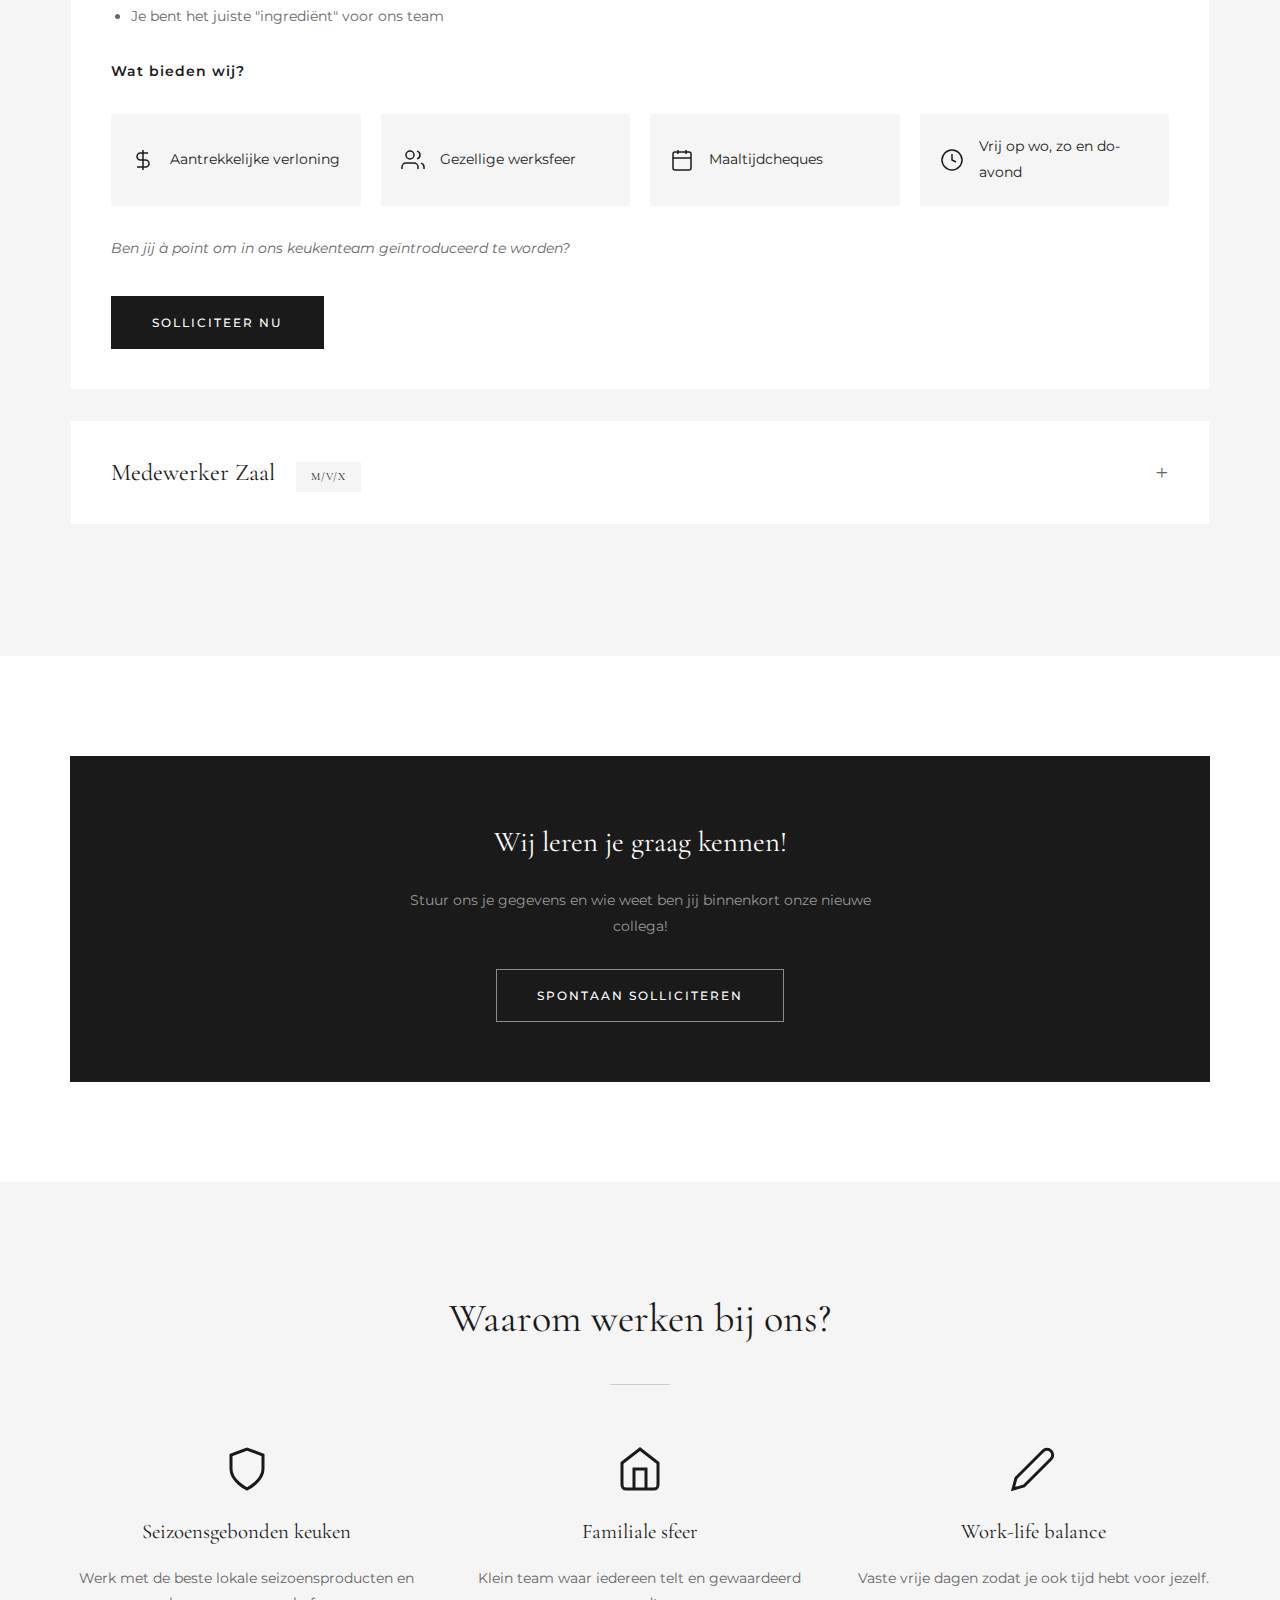
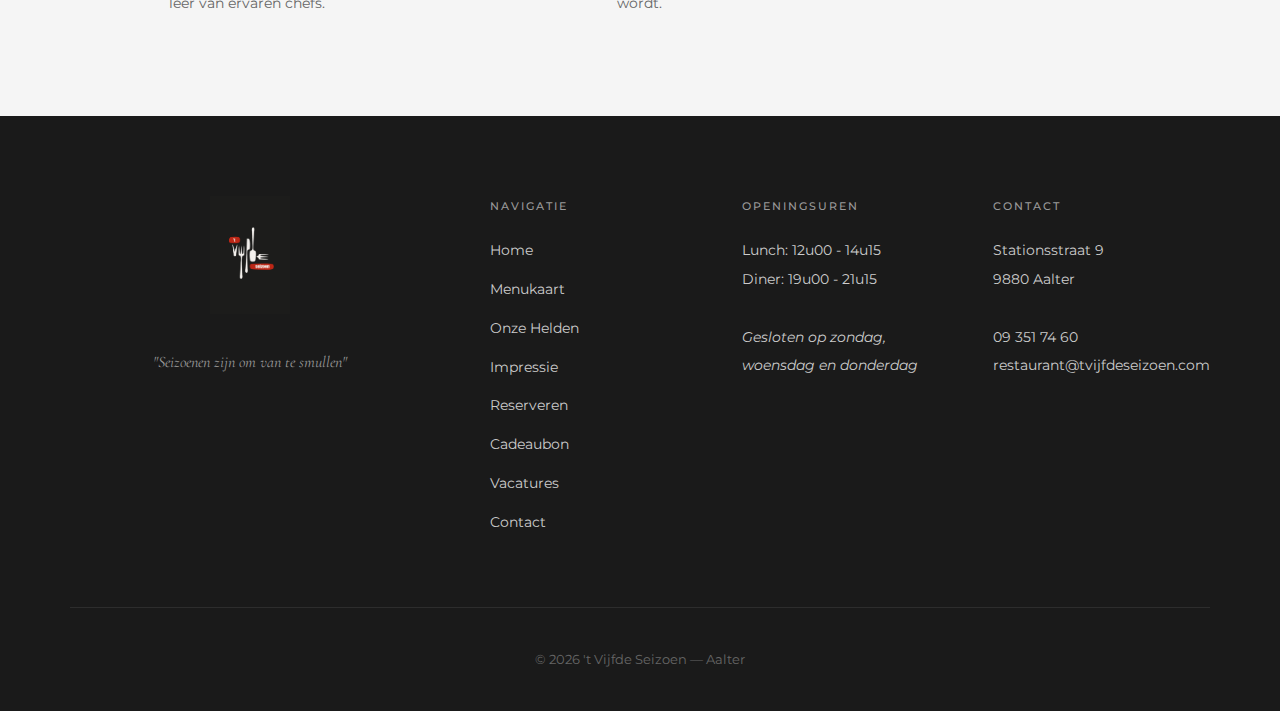
<file: vacatures.html>
<!DOCTYPE html>
<html lang="nl">
<head>
    <meta charset="UTF-8">
    <meta name="viewport" content="width=device-width, initial-scale=1.0">
    <title>Vacatures | 't Vijfde Seizoen</title>
    <meta name="description" content="Werken bij 't Vijfde Seizoen? Bekijk onze openstaande vacatures.">
    <link rel="preconnect" href="https://fonts.googleapis.com">
    <link href="https://fonts.googleapis.com/css2?family=Cormorant+Garamond:wght@300;400;500;600&family=Montserrat:wght@300;400;500;600&display=swap" rel="stylesheet">
    <link rel="stylesheet" href="css/style.css">
    <style>
        .vacancy-card {
            background: white;
            border: 1px solid var(--off-white);
            margin-bottom: 30px;
            transition: all 0.3s ease;
        }
        
        .vacancy-card:hover {
            border-color: var(--black);
            box-shadow: 0 10px 30px rgba(0,0,0,0.1);
        }
        
        .vacancy-header {
            display: flex;
            justify-content: space-between;
            align-items: center;
            padding: 30px 40px;
            border-bottom: 1px solid var(--off-white);
            cursor: pointer;
        }
        
        .vacancy-header h3 {
            margin: 0;
            font-size: 1.5rem;
        }
        
        .vacancy-tag {
            display: inline-block;
            background: var(--off-white);
            padding: 5px 15px;
            font-size: 0.7rem;
            letter-spacing: 1px;
            text-transform: uppercase;
            margin-left: 15px;
        }
        
        .vacancy-toggle {
            font-size: 1.5rem;
            color: var(--medium-gray);
            transition: transform 0.3s ease;
            font-weight: 300;
        }
        
        .vacancy-card.open .vacancy-toggle {
            transform: rotate(45deg);
        }
        
        .vacancy-content {
            padding: 0 40px;
            max-height: 0;
            overflow: hidden;
            transition: all 0.4s ease;
        }
        
        .vacancy-card.open .vacancy-content {
            padding: 40px;
            max-height: 2000px;
        }
        
        .vacancy-content h4 {
            font-family: 'Montserrat', sans-serif;
            font-size: 0.85rem;
            font-weight: 600;
            letter-spacing: 1px;
            margin-bottom: 15px;
            margin-top: 30px;
        }
        
        .vacancy-content h4:first-child {
            margin-top: 0;
        }
        
        .vacancy-content p {
            color: var(--medium-gray);
            margin-bottom: 15px;
        }
        
        .vacancy-content ul {
            color: var(--medium-gray);
            margin-left: 20px;
            margin-bottom: 20px;
        }
        
        .vacancy-content ul li {
            margin-bottom: 8px;
        }
        
        .benefits-grid {
            display: grid;
            grid-template-columns: repeat(auto-fit, minmax(200px, 1fr));
            gap: 20px;
            margin: 30px 0;
        }
        
        .benefit-item {
            display: flex;
            align-items: center;
            gap: 15px;
            padding: 20px;
            background: var(--off-white);
        }
        
        .benefit-icon {
            width: 24px;
            height: 24px;
            flex-shrink: 0;
        }
        
        .benefit-icon svg {
            width: 100%;
            height: 100%;
            stroke: var(--black);
            stroke-width: 1.5;
            fill: none;
        }
        
        .benefit-text {
            font-size: 0.9rem;
        }
        
        .team-cta {
            background: var(--black);
            color: white;
            padding: 60px;
            text-align: center;
        }
        
        .team-cta h3 {
            margin-bottom: 20px;
        }
        
        .team-cta p {
            color: var(--light-gray);
            margin-bottom: 30px;
            max-width: 500px;
            margin-left: auto;
            margin-right: auto;
        }
        
        .why-work-icon {
            width: 48px;
            height: 48px;
            margin: 0 auto 20px;
        }
        
        .why-work-icon svg {
            width: 100%;
            height: 100%;
            stroke: var(--black);
            stroke-width: 1.5;
            fill: none;
        }
    </style>
</head>
<body>
    <!-- Navigation -->
    <nav>
        <div class="nav-container">
            <a href="index.html" class="nav-logo">
                <img src="images/logo-seizoen.png" alt="'t Vijfde Seizoen">
                <span class="nav-title">'t Vijfde Seizoen</span>
            </a>
            <div class="nav-toggle" onclick="toggleNav()">
                <span></span>
                <span></span>
                <span></span>
            </div>
            <ul class="nav-links" id="navLinks">
                <li><a href="index.html">'t Vijfde Seizoen</a></li>
                <li><a href="menu.html">Menu</a></li>
                <li><a href="helden.html">Helden</a></li>
                <li><a href="impressie.html">Impressie</a></li>
                <li><a href="reserveer.html">Reserveer</a></li>
                <li><a href="cadeaubon.html">Cadeaubon</a></li>
                <li><a href="vacatures.html" class="active">Vacatures</a></li>
                <li><a href="contact.html">Contact</a></li>
            </ul>
        </div>
    </nav>

    <!-- Page Hero -->
    <section class="hero page-hero">
        <div class="hero-bg" style="background-image: url('images/pointvirgule_170616_0054-1.jpg')"></div>
        <div class="hero-overlay"></div>
        <div class="hero-content">
            <h1>Vacatures</h1>
            <p class="hero-tagline">Word deel van ons team</p>
        </div>
    </section>

    <!-- Introduction -->
    <section>
        <div class="content-block text-center">
            <img src="images/logo-seizoen.png" alt="" style="width: 60px; margin-bottom: 30px;">
            <h2 style="margin-bottom: 30px;">Werken bij 't Vijfde Seizoen</h2>
            <p>Ben je gepassioneerd door gastronomie en wil je deel uitmaken van een hecht team? Bij 't Vijfde Seizoen zoeken we mensen die onze liefde voor seizoensgebonden koken en gastvrijheid delen.</p>
        </div>
    </section>

    <!-- Vacancies -->
    <section class="section-gray">
        <div class="container">
            <div class="section-header">
                <h2>Openstaande Vacatures</h2>
                <div class="section-divider"></div>
            </div>
            
            <!-- Vacancy 1: Keukenmedewerker -->
            <div class="vacancy-card open">
                <div class="vacancy-header" onclick="toggleVacancy(this)">
                    <div>
                        <h3>Keukenmedewerker <span class="vacancy-tag">M/V/X</span></h3>
                    </div>
                    <span class="vacancy-toggle">+</span>
                </div>
                <div class="vacancy-content">
                    <p style="font-size: 1.1rem; color: var(--black);">
                        Heb jij een passie voor koken en ben je op zoek naar een lekkere job om je vingers van af te likken?
                    </p>
                    <p>
                        Wij zoeken een enthousiaste teamspeler om ons keukenteam te versterken!
                    </p>
                    
                    <h4>Wie zoeken we?</h4>
                    <ul>
                        <li>Een leergierige jongeling die de smaak snel te pakken krijgt</li>
                        <li>Je hebt een opleiding achter de rug en misschien al wat ervaring</li>
                        <li>Maar niet te veel, want wij willen je graag zelf "op smaak brengen"!</li>
                        <li>Je bent het juiste "ingrediënt" voor ons team</li>
                    </ul>
                    
                    <h4>Wat bieden wij?</h4>
                    <div class="benefits-grid">
                        <div class="benefit-item">
                            <div class="benefit-icon">
                                <svg viewBox="0 0 24 24"><path d="M12 2v20M17 5H9.5a3.5 3.5 0 0 0 0 7h5a3.5 3.5 0 0 1 0 7H6"/></svg>
                            </div>
                            <span class="benefit-text">Aantrekkelijke verloning</span>
                        </div>
                        <div class="benefit-item">
                            <div class="benefit-icon">
                                <svg viewBox="0 0 24 24"><path d="M17 21v-2a4 4 0 0 0-4-4H5a4 4 0 0 0-4 4v2"/><circle cx="9" cy="7" r="4"/><path d="M23 21v-2a4 4 0 0 0-3-3.87M16 3.13a4 4 0 0 1 0 7.75"/></svg>
                            </div>
                            <span class="benefit-text">Gezellige werksfeer</span>
                        </div>
                        <div class="benefit-item">
                            <div class="benefit-icon">
                                <svg viewBox="0 0 24 24"><rect x="3" y="4" width="18" height="18" rx="2" ry="2"/><line x1="16" y1="2" x2="16" y2="6"/><line x1="8" y1="2" x2="8" y2="6"/><line x1="3" y1="10" x2="21" y2="10"/></svg>
                            </div>
                            <span class="benefit-text">Maaltijdcheques</span>
                        </div>
                        <div class="benefit-item">
                            <div class="benefit-icon">
                                <svg viewBox="0 0 24 24"><circle cx="12" cy="12" r="10"/><polyline points="12 6 12 12 16 14"/></svg>
                            </div>
                            <span class="benefit-text">Vrij op wo, zo en do-avond</span>
                        </div>
                    </div>
                    
                    <p style="font-style: italic; margin-top: 30px;">
                        Ben jij à point om in ons keukenteam geïntroduceerd te worden?
                    </p>
                    
                    <a href="mailto:restaurant@tvijfdeseizoen.com?subject=Vacature:%20Keukenmedewerker" class="btn btn-primary" style="margin-top: 20px;">
                        Solliciteer Nu
                    </a>
                </div>
            </div>
            
            <!-- Vacancy 2: Medewerker Zaal -->
            <div class="vacancy-card">
                <div class="vacancy-header" onclick="toggleVacancy(this)">
                    <div>
                        <h3>Medewerker Zaal <span class="vacancy-tag">M/V/X</span></h3>
                    </div>
                    <span class="vacancy-toggle">+</span>
                </div>
                <div class="vacancy-content">
                    <p style="font-size: 1.1rem; color: var(--black);">
                        Er is ruimte voor een enthousiaste, sociale teamspeler die energie haalt uit het contact met de klanten.
                    </p>
                    
                    <h4>Wie zoeken we?</h4>
                    <ul>
                        <li>Iemand die weet hoe je een gastvrije sfeer creëert</li>
                        <li>Je past binnen onze superfijne teamdynamiek</li>
                        <li>Kennis van basisnormen voor bediening en gastvrijheid</li>
                        <li>Opleiding en wijnkennis zijn altijd een plus!</li>
                    </ul>
                    
                    <h4>Wat bieden wij?</h4>
                    <div class="benefits-grid">
                        <div class="benefit-item">
                            <div class="benefit-icon">
                                <svg viewBox="0 0 24 24"><polygon points="12 2 15.09 8.26 22 9.27 17 14.14 18.18 21.02 12 17.77 5.82 21.02 7 14.14 2 9.27 8.91 8.26 12 2"/></svg>
                            </div>
                            <span class="benefit-text">Dynamische werksfeer</span>
                        </div>
                        <div class="benefit-item">
                            <div class="benefit-icon">
                                <svg viewBox="0 0 24 24"><line x1="12" y1="20" x2="12" y2="10"/><line x1="18" y1="20" x2="18" y2="4"/><line x1="6" y1="20" x2="6" y2="16"/></svg>
                            </div>
                            <span class="benefit-text">Kans om je te ontwikkelen</span>
                        </div>
                        <div class="benefit-item">
                            <div class="benefit-icon">
                                <svg viewBox="0 0 24 24"><path d="M8 22h8M12 11v11M12 11A7 7 0 0 0 5 4v0M12 11A7 7 0 0 1 19 4v0"/></svg>
                            </div>
                            <span class="benefit-text">Wijnkennis uitbreiden</span>
                        </div>
                        <div class="benefit-item">
                            <div class="benefit-icon">
                                <svg viewBox="0 0 24 24"><path d="M20.84 4.61a5.5 5.5 0 0 0-7.78 0L12 5.67l-1.06-1.06a5.5 5.5 0 0 0-7.78 7.78l1.06 1.06L12 21.23l7.78-7.78 1.06-1.06a5.5 5.5 0 0 0 0-7.78z"/></svg>
                            </div>
                            <span class="benefit-text">Hecht team</span>
                        </div>
                    </div>
                    
                    <a href="mailto:restaurant@tvijfdeseizoen.com?subject=Vacature:%20Medewerker%20Zaal" class="btn btn-primary" style="margin-top: 20px;">
                        Solliciteer Nu
                    </a>
                </div>
            </div>
        </div>
    </section>

    <!-- Team Section -->
    <section>
        <div class="container">
            <div class="team-cta">
                <h3>Wij leren je graag kennen!</h3>
                <p>Stuur ons je gegevens en wie weet ben jij binnenkort onze nieuwe collega!</p>
                <a href="mailto:restaurant@tvijfdeseizoen.com?subject=Spontane%20Sollicitatie" class="btn btn-outline">
                    Spontaan Solliciteren
                </a>
            </div>
        </div>
    </section>

    <!-- Why Work Here -->
    <section class="section-gray">
        <div class="container">
            <div class="section-header">
                <h2>Waarom werken bij ons?</h2>
                <div class="section-divider"></div>
            </div>
            
            <div style="display: grid; grid-template-columns: repeat(auto-fit, minmax(300px, 1fr)); gap: 40px;">
                <div class="text-center">
                    <div class="why-work-icon">
                        <svg viewBox="0 0 24 24"><path d="M12 22s8-4 8-10V5l-8-3-8 3v7c0 6 8 10 8 10z"/></svg>
                    </div>
                    <h4 style="margin-bottom: 15px;">Seizoensgebonden keuken</h4>
                    <p style="color: var(--medium-gray);">Werk met de beste lokale seizoensproducten en leer van ervaren chefs.</p>
                </div>
                <div class="text-center">
                    <div class="why-work-icon">
                        <svg viewBox="0 0 24 24"><path d="M3 9l9-7 9 7v11a2 2 0 0 1-2 2H5a2 2 0 0 1-2-2z"/><polyline points="9 22 9 12 15 12 15 22"/></svg>
                    </div>
                    <h4 style="margin-bottom: 15px;">Familiale sfeer</h4>
                    <p style="color: var(--medium-gray);">Klein team waar iedereen telt en gewaardeerd wordt.</p>
                </div>
                <div class="text-center">
                    <div class="why-work-icon">
                        <svg viewBox="0 0 24 24"><path d="M17 3a2.828 2.828 0 1 1 4 4L7.5 20.5 2 22l1.5-5.5L17 3z"/></svg>
                    </div>
                    <h4 style="margin-bottom: 15px;">Work-life balance</h4>
                    <p style="color: var(--medium-gray);">Vaste vrije dagen zodat je ook tijd hebt voor jezelf.</p>
                </div>
            </div>
        </div>
    </section>

    <!-- Footer -->
    <footer>
        <div class="container">
            <div class="footer-main">
                <div class="footer-brand">
                    <img src="images/logo-seizoen.png" alt="'t Vijfde Seizoen" class="footer-logo">
                    <p class="footer-tagline">"Seizoenen zijn om van te smullen"</p>
                </div>
                <div class="footer-links">
                    <div class="footer-col">
                        <h4>Navigatie</h4>
                        <ul>
                            <li><a href="index.html">Home</a></li>
                            <li><a href="menu.html">Menukaart</a></li>
                            <li><a href="helden.html">Onze Helden</a></li>
                            <li><a href="impressie.html">Impressie</a></li>
                            <li><a href="reserveer.html">Reserveren</a></li>
                            <li><a href="cadeaubon.html">Cadeaubon</a></li>
                            <li><a href="vacatures.html">Vacatures</a></li>
                            <li><a href="contact.html">Contact</a></li>
                        </ul>
                    </div>
                    <div class="footer-col">
                        <h4>Openingsuren</h4>
                        <p>
                            Lunch: 12u00 - 14u15<br>
                            Diner: 19u00 - 21u15<br><br>
                            <em>Gesloten op zondag, woensdag en donderdag</em>
                        </p>
                    </div>
                    <div class="footer-col">
                        <h4>Contact</h4>
                        <p>
                            Stationsstraat 9<br>
                            9880 Aalter<br><br>
                            <a href="tel:093517460">09 351 74 60</a><br>
                            <a href="mailto:restaurant@tvijfdeseizoen.com">restaurant@tvijfdeseizoen.com</a>
                        </p>
                    </div>
                </div>
            </div>
            <div class="footer-bottom">
                <p>&copy; 2026 't Vijfde Seizoen — Aalter</p>
            </div>
        </div>
    </footer>

    <script>
        function toggleNav() {
            document.getElementById('navLinks').classList.toggle('active');
        }

        function toggleVacancy(header) {
            const card = header.parentElement;
            card.classList.toggle('open');
        }
    </script>
</body>
</html>
</file>
<file: css/style.css>
/* =============================================
   't Vijfde Seizoen - Complete Website Styles
   ============================================= */

:root {
    --black: #1a1a1a;
    --near-black: #111;
    --dark-gray: #2d2d2d;
    --medium-gray: #666;
    --light-gray: #999;
    --lighter-gray: #ccc;
    --off-white: #f5f5f5;
    --white: #fff;
    --red: #c41e3a;
}

* {
    margin: 0;
    padding: 0;
    box-sizing: border-box;
}

html {
    scroll-behavior: smooth;
}

body {
    font-family: 'Montserrat', sans-serif;
    background: var(--white);
    color: var(--black);
    line-height: 1.8;
    font-size: 14px;
}

a {
    text-decoration: none;
    color: inherit;
    transition: all 0.3s ease;
}

img {
    max-width: 100%;
    height: auto;
}

.container {
    max-width: 1200px;
    margin: 0 auto;
    padding: 0 30px;
}

/* =============================================
   Typography
   ============================================= */

h1, h2, h3, h4 {
    font-family: 'Cormorant Garamond', serif;
    font-weight: 400;
}

h1 { font-size: 3rem; }
h2 { font-size: 2.5rem; }
h3 { font-size: 1.8rem; }
h4 { font-size: 1.3rem; }

.serif {
    font-family: 'Cormorant Garamond', serif;
}

.italic {
    font-style: italic;
}

.text-center {
    text-align: center;
}

.text-gray {
    color: var(--medium-gray);
}

.text-light {
    color: var(--light-gray);
}

/* =============================================
   Navigation
   ============================================= */

nav {
    position: fixed;
    top: 0;
    left: 0;
    right: 0;
    z-index: 1000;
    background: rgba(26, 26, 26, 0.98);
    backdrop-filter: blur(10px);
}

.nav-container {
    max-width: 1200px;
    margin: 0 auto;
    padding: 15px 30px;
    display: flex;
    justify-content: space-between;
    align-items: center;
}

.nav-logo {
    display: flex;
    align-items: center;
    gap: 15px;
}

.nav-logo img {
    height: 35px;
}

.nav-title {
    font-family: 'Cormorant Garamond', serif;
    font-size: 1.1rem;
    color: var(--white);
    letter-spacing: 3px;
}

.nav-links {
    display: flex;
    gap: 5px;
    list-style: none;
}

.nav-links a {
    display: block;
    padding: 10px 16px;
    color: var(--white);
    font-size: 0.7rem;
    font-weight: 500;
    letter-spacing: 1px;
    text-transform: uppercase;
    border: 1px solid var(--dark-gray);
    transition: all 0.3s ease;
}

.nav-links a:hover,
.nav-links a.active {
    background: var(--white);
    color: var(--black);
    border-color: var(--white);
}

/* Mobile Menu */
.nav-toggle {
    display: none;
    flex-direction: column;
    gap: 5px;
    cursor: pointer;
    padding: 10px;
}

.nav-toggle span {
    width: 25px;
    height: 2px;
    background: var(--white);
    transition: all 0.3s ease;
}

/* =============================================
   Buttons
   ============================================= */

.btn {
    display: inline-block;
    padding: 15px 40px;
    font-size: 0.75rem;
    font-weight: 500;
    letter-spacing: 2px;
    text-transform: uppercase;
    transition: all 0.3s ease;
    border: 1px solid;
    cursor: pointer;
    font-family: 'Montserrat', sans-serif;
}

.btn-primary {
    background: var(--black);
    color: var(--white);
    border-color: var(--black);
}

.btn-primary:hover {
    background: transparent;
    color: var(--black);
}

.btn-outline {
    background: transparent;
    color: var(--white);
    border-color: rgba(255,255,255,0.5);
}

.btn-outline:hover {
    background: var(--white);
    color: var(--black);
    border-color: var(--white);
}

.btn-outline-dark {
    background: transparent;
    color: var(--black);
    border-color: var(--medium-gray);
}

.btn-outline-dark:hover {
    background: var(--black);
    color: var(--white);
    border-color: var(--black);
}

.btn-lg {
    padding: 18px 50px;
}

.btn-sm {
    padding: 12px 30px;
    font-size: 0.7rem;
}

/* =============================================
   Hero Sections
   ============================================= */

.hero {
    height: 100vh;
    min-height: 600px;
    position: relative;
    display: flex;
    align-items: center;
    justify-content: center;
    overflow: hidden;
}

.hero-bg {
    position: absolute;
    inset: 0;
    background-size: cover;
    background-position: center;
    filter: grayscale(100%);
}

.hero-overlay {
    position: absolute;
    inset: 0;
    background: linear-gradient(to bottom, 
        rgba(0,0,0,0.4) 0%, 
        rgba(0,0,0,0.2) 50%,
        rgba(0,0,0,0.6) 100%);
}

.hero-content {
    position: relative;
    z-index: 1;
    text-align: center;
    color: var(--white);
    padding: 20px;
    max-width: 800px;
}

.hero-logo {
    width: 120px;
    margin-bottom: 30px;
}

.hero h1 {
    font-size: clamp(2.5rem, 6vw, 4rem);
    margin-bottom: 20px;
    letter-spacing: 3px;
}

.hero-tagline {
    font-family: 'Cormorant Garamond', serif;
    font-size: 1.3rem;
    font-style: italic;
    color: rgba(255,255,255,0.8);
    margin-bottom: 40px;
}

.hero-buttons {
    display: flex;
    flex-direction: column;
    gap: 12px;
    align-items: center;
}

/* Page Hero (smaller) */
.page-hero {
    height: 50vh;
    min-height: 400px;
}

.page-hero .hero-content {
    margin-top: 60px;
}

/* =============================================
   Sections
   ============================================= */

section {
    padding: 100px 0;
}

.section-header {
    text-align: center;
    margin-bottom: 60px;
}

.section-header .section-logo {
    width: 60px;
    margin-bottom: 30px;
}

.section-header h2 {
    margin-bottom: 20px;
}

.section-header p {
    color: var(--medium-gray);
    max-width: 600px;
    margin: 0 auto;
}

.section-divider {
    width: 60px;
    height: 1px;
    background: var(--lighter-gray);
    margin: 30px auto;
}

/* Dark Section */
.section-dark {
    background: var(--black);
    color: var(--white);
}

.section-dark .section-header p {
    color: var(--light-gray);
}

/* Gray Section */
.section-gray {
    background: var(--off-white);
}

/* =============================================
   Content Blocks
   ============================================= */

.content-block {
    max-width: 800px;
    margin: 0 auto;
    padding: 0 30px;
}

.content-block p {
    color: var(--medium-gray);
    margin-bottom: 20px;
    line-height: 2;
}

.content-block p strong {
    color: var(--black);
}

.highlight-quote {
    font-family: 'Cormorant Garamond', serif;
    font-size: 1.5rem;
    font-style: italic;
    color: var(--light-gray);
    text-align: center;
    padding: 40px 0;
    margin: 40px 0;
    border-top: 1px solid var(--off-white);
    border-bottom: 1px solid var(--off-white);
}

/* =============================================
   Two Column Cards
   ============================================= */

.two-col {
    display: grid;
    grid-template-columns: 1fr 1fr;
}

.col-card {
    position: relative;
    min-height: 500px;
    display: flex;
    align-items: flex-end;
    padding: 60px;
    color: var(--white);
    overflow: hidden;
}

.col-card-bg {
    position: absolute;
    inset: 0;
    background-size: cover;
    background-position: center;
    transition: transform 0.5s ease;
}

.col-card:hover .col-card-bg {
    transform: scale(1.05);
}

.col-card::before {
    content: '';
    position: absolute;
    inset: 0;
    background: linear-gradient(to top, rgba(0,0,0,0.8), transparent);
    z-index: 1;
}

.col-content {
    position: relative;
    z-index: 2;
}

.col-content h3 {
    margin-bottom: 15px;
}

.col-content p {
    font-size: 0.9rem;
    opacity: 0.8;
    margin-bottom: 25px;
    line-height: 1.8;
}

/* =============================================
   Gallery
   ============================================= */

.gallery-grid {
    display: grid;
    grid-template-columns: repeat(4, 1fr);
    gap: 5px;
}

.gallery-item {
    position: relative;
    aspect-ratio: 1;
    overflow: hidden;
    cursor: pointer;
}

.gallery-item img {
    width: 100%;
    height: 100%;
    object-fit: cover;
    transition: transform 0.5s ease;
}

.gallery-item:hover img {
    transform: scale(1.1);
}

.gallery-item-overlay {
    position: absolute;
    inset: 0;
    background: rgba(0,0,0,0);
    display: flex;
    align-items: center;
    justify-content: center;
    transition: background 0.3s ease;
}

.gallery-item:hover .gallery-item-overlay {
    background: rgba(0,0,0,0.5);
}

.gallery-item-overlay span {
    color: white;
    font-size: 0.8rem;
    letter-spacing: 2px;
    text-transform: uppercase;
    opacity: 0;
    transform: translateY(20px);
    transition: all 0.3s ease;
}

.gallery-item:hover .gallery-item-overlay span {
    opacity: 1;
    transform: translateY(0);
}

/* Large Gallery */
.gallery-large {
    display: grid;
    grid-template-columns: repeat(3, 1fr);
    gap: 20px;
}

.gallery-large .gallery-item {
    aspect-ratio: 4/3;
}

/* =============================================
   Menu Styles
   ============================================= */

.menu-section {
    padding: 80px 0;
    border-bottom: 1px solid var(--off-white);
}

.menu-section:last-child {
    border-bottom: none;
}

.menu-title {
    display: flex;
    align-items: center;
    gap: 20px;
    margin-bottom: 40px;
}

.menu-title h3 {
    font-size: 1.5rem;
}

.menu-title .line {
    flex: 1;
    height: 1px;
    background: var(--lighter-gray);
}

.menu-items {
    display: grid;
    gap: 30px;
}

.menu-item {
    display: flex;
    justify-content: space-between;
    align-items: flex-start;
    gap: 20px;
}

.menu-item-info h4 {
    font-family: 'Montserrat', sans-serif;
    font-size: 1rem;
    font-weight: 500;
    margin-bottom: 8px;
}

.menu-item-info p {
    color: var(--medium-gray);
    font-size: 0.9rem;
    font-style: italic;
}

.menu-item-price {
    font-family: 'Cormorant Garamond', serif;
    font-size: 1.2rem;
    color: var(--black);
    white-space: nowrap;
}

.menu-note {
    margin-top: 40px;
    padding: 30px;
    background: var(--off-white);
    text-align: center;
    font-style: italic;
    color: var(--medium-gray);
}

/* =============================================
   Team/Heroes Grid
   ============================================= */

.team-grid {
    display: grid;
    grid-template-columns: repeat(3, 1fr);
    gap: 40px;
}

.team-card {
    text-align: center;
}

.team-card-image {
    aspect-ratio: 1;
    overflow: hidden;
    margin-bottom: 25px;
}

.team-card-image img {
    width: 100%;
    height: 100%;
    object-fit: cover;
    filter: grayscale(100%);
    transition: filter 0.3s ease;
}

.team-card:hover .team-card-image img {
    filter: grayscale(0%);
}

.team-card h4 {
    margin-bottom: 10px;
}

.team-card p {
    color: var(--medium-gray);
    font-size: 0.9rem;
}

/* =============================================
   Contact & Forms
   ============================================= */

.contact-grid {
    display: grid;
    grid-template-columns: 1fr 1fr;
    gap: 60px;
}

.contact-info h3 {
    margin-bottom: 30px;
}

.contact-block {
    margin-bottom: 30px;
}

.contact-block h4 {
    font-family: 'Montserrat', sans-serif;
    font-size: 0.75rem;
    font-weight: 500;
    letter-spacing: 2px;
    text-transform: uppercase;
    color: var(--medium-gray);
    margin-bottom: 10px;
}

.contact-block p {
    font-size: 1rem;
    line-height: 1.8;
}

.contact-block a {
    color: var(--black);
}

.contact-block a:hover {
    color: var(--medium-gray);
}

/* Forms */
.form-group {
    margin-bottom: 25px;
}

.form-group label {
    display: block;
    font-size: 0.75rem;
    font-weight: 500;
    letter-spacing: 1px;
    text-transform: uppercase;
    color: var(--medium-gray);
    margin-bottom: 10px;
}

.form-group input,
.form-group textarea,
.form-group select {
    width: 100%;
    padding: 15px;
    border: 1px solid var(--lighter-gray);
    font-family: 'Montserrat', sans-serif;
    font-size: 0.95rem;
    transition: border-color 0.3s ease;
}

.form-group input:focus,
.form-group textarea:focus,
.form-group select:focus {
    outline: none;
    border-color: var(--black);
}

.form-group textarea {
    min-height: 150px;
    resize: vertical;
}

.form-row {
    display: grid;
    grid-template-columns: 1fr 1fr;
    gap: 20px;
}

/* =============================================
   Footer
   ============================================= */

footer {
    background: var(--black);
    color: var(--white);
    padding: 80px 0 40px;
}

.footer-main {
    display: grid;
    grid-template-columns: 1fr 2fr;
    gap: 60px;
    padding-bottom: 60px;
    border-bottom: 1px solid var(--dark-gray);
}

.footer-brand {
    text-align: center;
}

.footer-logo {
    width: 80px;
    margin-bottom: 25px;
}

.footer-tagline {
    font-family: 'Cormorant Garamond', serif;
    font-style: italic;
    color: var(--light-gray);
    font-size: 1rem;
}

.footer-links {
    display: grid;
    grid-template-columns: repeat(3, 1fr);
    gap: 40px;
}

.footer-col h4 {
    font-family: 'Montserrat', sans-serif;
    font-size: 0.7rem;
    font-weight: 500;
    letter-spacing: 2px;
    text-transform: uppercase;
    margin-bottom: 20px;
    color: var(--light-gray);
}

.footer-col p,
.footer-col a {
    font-size: 0.9rem;
    line-height: 2;
    color: var(--lighter-gray);
}

.footer-col a:hover {
    color: var(--white);
}

.footer-col ul {
    list-style: none;
}

.footer-col ul li {
    margin-bottom: 10px;
}

.footer-bottom {
    padding-top: 40px;
    text-align: center;
    color: var(--medium-gray);
    font-size: 0.8rem;
}

/* =============================================
   Lightbox
   ============================================= */

.lightbox {
    display: none;
    position: fixed;
    inset: 0;
    background: rgba(0,0,0,0.95);
    z-index: 2000;
    align-items: center;
    justify-content: center;
    padding: 40px;
}

.lightbox.active {
    display: flex;
}

.lightbox img {
    max-width: 90%;
    max-height: 90%;
    object-fit: contain;
}

.lightbox-close {
    position: absolute;
    top: 30px;
    right: 30px;
    color: white;
    font-size: 2rem;
    cursor: pointer;
}

/* =============================================
   Responsive
   ============================================= */

@media (max-width: 1024px) {
    .footer-main {
        grid-template-columns: 1fr;
        text-align: center;
    }
    
    .footer-links {
        justify-items: center;
    }
    
    .team-grid {
        grid-template-columns: repeat(2, 1fr);
    }
    
    .gallery-grid {
        grid-template-columns: repeat(3, 1fr);
    }
}

@media (max-width: 768px) {
    .nav-links {
        display: none;
        position: absolute;
        top: 100%;
        left: 0;
        right: 0;
        background: var(--black);
        flex-direction: column;
        padding: 20px;
        gap: 10px;
    }
    
    .nav-links.active {
        display: flex;
    }
    
    .nav-links a {
        text-align: center;
    }
    
    .nav-toggle {
        display: flex;
    }
    
    .two-col {
        grid-template-columns: 1fr;
    }
    
    .contact-grid {
        grid-template-columns: 1fr;
    }
    
    .form-row {
        grid-template-columns: 1fr;
    }
    
    .footer-links {
        grid-template-columns: 1fr;
        text-align: center;
    }
    
    .team-grid {
        grid-template-columns: 1fr;
    }
    
    .gallery-grid {
        grid-template-columns: repeat(2, 1fr);
    }
    
    .gallery-large {
        grid-template-columns: 1fr;
    }
    
    h1 { font-size: 2rem; }
    h2 { font-size: 1.8rem; }
    
    section {
        padding: 60px 0;
    }
    
    .hero {
        min-height: 500px;
    }
    
    .page-hero {
        min-height: 350px;
    }
    
    .col-card {
        min-height: 400px;
        padding: 40px;
    }
}

@media (max-width: 480px) {
    .container {
        padding: 0 20px;
    }
    
    .hero-buttons {
        width: 100%;
    }
    
    .hero-buttons .btn {
        width: 100%;
    }
    
    .gallery-grid {
        grid-template-columns: 1fr;
    }
}
</file>
